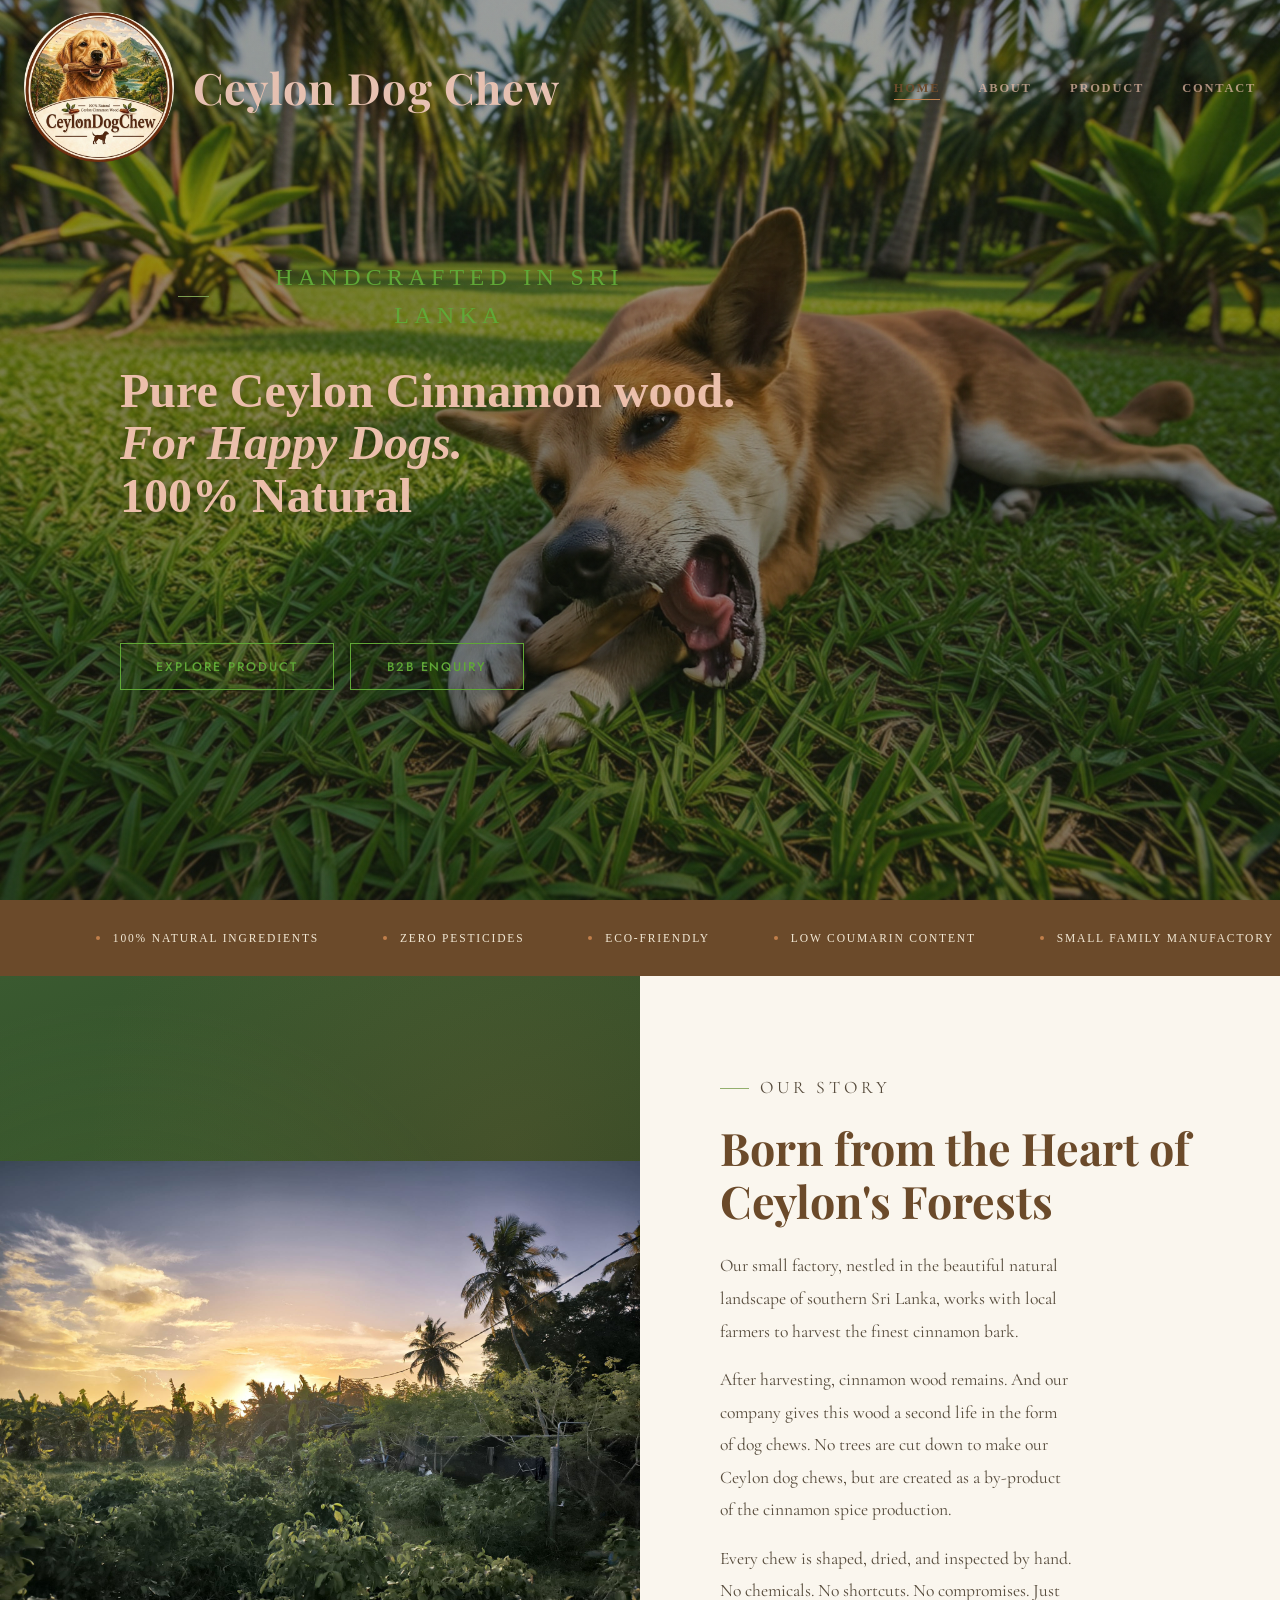
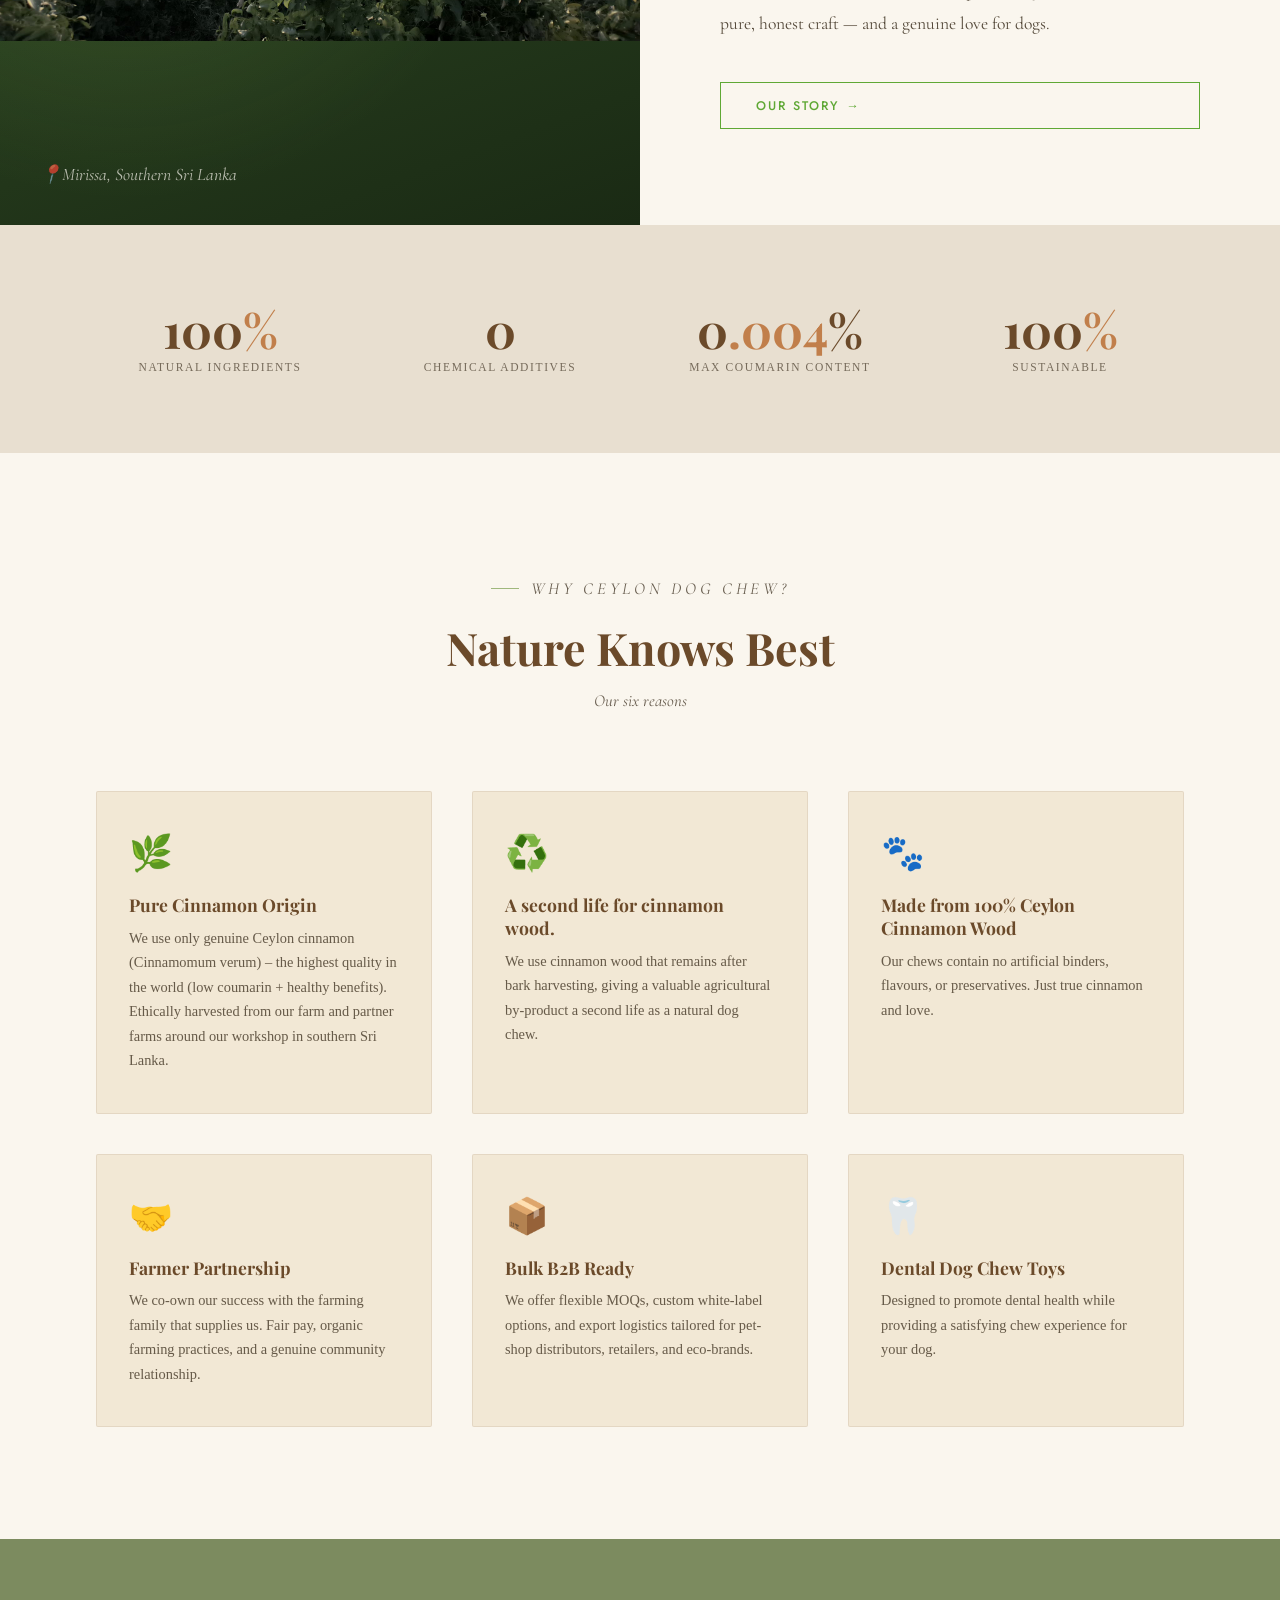
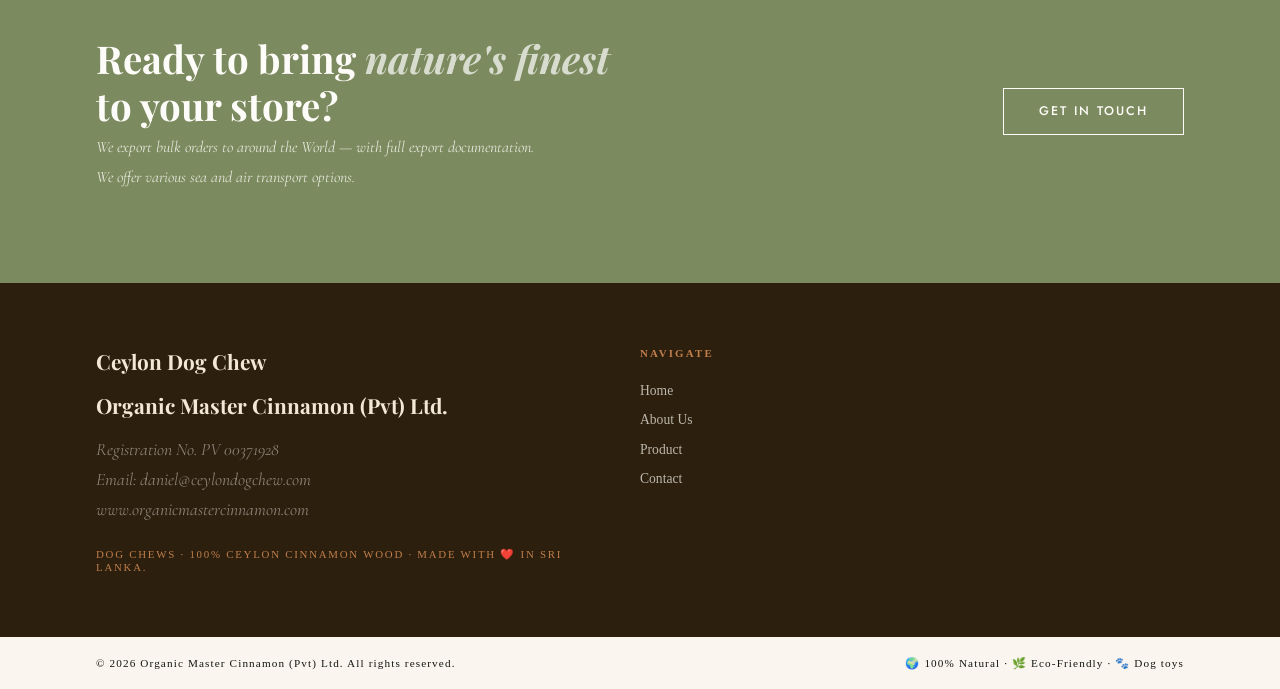
<file: index.html>
<!DOCTYPE html>
<html lang="en">
<head>
  <meta charset="UTF-8" />
  <meta name="viewport" content="width=device-width, initial-scale=1.0"/>
  <title>Ceylon Dog Chew — 100% Natural Ceylon Cinnamon Wood (Cinnamomum verum), Dog toys - Made in Sri Lanka.</title>
  <link rel="preconnect" href="https://fonts.googleapis.com">
  <link rel="icon" type="image/x-icon" href="/assets/dog_white_icon_96.png">
  <link rel="preconnect" href="https://fonts.gstatic.com" crossorigin>
  <link href="https://fonts.googleapis.com/css2?family=Playfair+Display:ital,wght@0,400;0,700;1,400&family=Jost:wght@300;400;500&family=Cormorant+Garamond:ital,wght@0,300;0,600;1,300&display=swap" rel="stylesheet">
  <link rel="stylesheet" href="css/styles.css">
</head>
<body>

<!-- ============================================================
     NAVIGATION
============================================================ -->
<nav id="main-nav">
  <div class="nav-logo">
    <a href="index.html" class="nav-link" data-page="home"><img src="/assets/logo-color.png" alt="Ceylon Dog Chew Logo" class="logo-img"/></a>
    <span class="leaf-icon"></span>
    <h2>Ceylon Dog Chew</h2>
  </div>
 
  <ul class="nav-links">
    <li><a href="index.html" class="nav-link" data-page="home">Home</a></li>
    <li><a href="about.html" class="nav-link" data-page="about">About</a></li>
    <li><a href="product.html" class="nav-link" data-page="product">Product</a></li>
    <li><a href="contact.html" class="nav-link" data-page="contact">Contact</a></li>
  </ul>
  <div class="nav-burger" id="burger">
    <span></span><span></span><span></span>
  </div>
</nav>

<!-- Mobile menu -->
<div class="mobile-menu" id="mobile-menu">
  <a href="index.html" class="nav-link" data-page="home">Home</a>
  <a href="about.html" class="nav-link" data-page="about">About</a>
  <a href="product.html" class="nav-link" data-page="product">Product</a>
  <a href="contact.html" class="nav-link" data-page="contact">Contact</a>
</div>
 
<div class="page active" id="home">

  <!-- Hero -->
  <section class="home-hero">
    <div class="hero-content">
      <p class="hero-eyebrow">Handcrafted in Sri Lanka</p>
      <h1>Pure Ceylon Cinnamon wood.<br><em>For Happy Dogs.</em><br>100% Natural</h1>
     <!-- <p class="hero-desc">A little piece of Ceylon for your best friend. Natural cinnamon wood (Cinnamomum verum), carefully made by hand in southern Sri Lanka.</p> -->
    
      <div class="hero-ctas">
        <a href="product.html" class="btn btn-bark nav-link" data-page="product"><span>Explore Product</span></a>
        <a href="contact.html" class="btn btn-bark nav-link" data-page="contact"><span>B2B Enquiry</span></a>
      
      </div>
      <!-- 
      <div class="hero-badges">
        <div class="hero-badge"><span class="icon">♻️</span> Zero Waste</div>
        <div class="hero-badge"><span class="icon">🌿</span> 100% Natural</div>
        <div class="hero-badge"><span class="icon">🐾</span> Dog-Safe</div>
        <div class="hero-badge"><span class="icon">🌍</span> Eco-Friendly</div>
      </div>  --> 
    </div>
  </section>

  <!-- Values ticker -->
  <div class="values-strip">
    <div class="values-strip-inner" id="ticker">
      <div class="value-item"><span class="dot"></span>100% Natural Ingredients</div>
      <div class="value-item"><span class="dot"></span>Zero Pesticides</div>
      <div class="value-item"><span class="dot"></span>Eco-Friendly</div>
      <div class="value-item"><span class="dot"></span>Low coumarin content</div>
      <div class="value-item"><span class="dot"></span>Small Family Manufactory</div>
      <div class="value-item"><span class="dot"></span>Sri Lanka Origin</div>
      <div class="value-item"><span class="dot"></span>Zero Waste Production</div>
      <div class="value-item"><span class="dot"></span>Export documentation</div>
      <div class="value-item"><span class="dot"></span>B2B Wholesale</div>
      <div class="value-item"><span class="dot"></span>Dental benefit</div>
      <!-- duplicate for seamless loop -->
      <div class="value-item"><span class="dot"></span>100% Natural Ingredients</div>
      <div class="value-item"><span class="dot"></span>Zero Pesticides</div>
      <div class="value-item"><span class="dot"></span>Eco-Friendly</div>
      <div class="value-item"><span class="dot"></span>Low coumarin content</div>
      <div class="value-item"><span class="dot"></span>Small Family Manufactory</div>
      <div class="value-item"><span class="dot"></span>Sri Lanka Origin</div>
      <div class="value-item"><span class="dot"></span>Zero Waste Production</div>
      <div class="value-item"><span class="dot"></span>Export documentation</div>
      <div class="value-item"><span class="dot"></span>B2B Wholesale</div>
    </div>
  </div>

  <!-- Story teaser -->
  <section class="story">
    <div class="story-image">
      <div class="story-image-pattern"></div>
      <div class="story-image-deco">
        <img src="assets/sunset_manufactory.jpeg" alt="Sunset over the manufactory in Mirissa, Sri Lanka">
      <!-- <span class="story-leaf-big">🌿</span> -->
      </div>
      <div class="story-location">📍Mirissa, Southern Sri Lanka</div>
    </div>
    <div class="story-content">
      <p class="section-label">Our Story</p>
      <h2>Born from the Heart of Ceylon's Forests</h2>
      <p>Our small factory, nestled in the beautiful natural landscape of southern Sri Lanka, works with local farmers to harvest the finest cinnamon bark.</p>
      <p>After harvesting, cinnamon wood remains. And our company gives this wood a second life in the form of dog chews. No trees are cut down to make our Ceylon dog chews, but are created as a by-product of the cinnamon spice production.</p>
      <p>Every chew is shaped, dried, and inspected by hand. No chemicals. No shortcuts. No compromises. Just pure, honest craft — and a genuine love for dogs.</p>
      <a href="about.html" class="btn btn-bark nav-link" data-page="about"><span>Our Story →</span></a>
    </div>
  </section>

  <!-- Numbers -->
  <div class="numbers">
    <div class="number-item reveal">
      <div class="number-val">100<span>%</span></div>
      <div class="number-label">Natural Ingredients</div>
    </div>
    <div class="number-item reveal reveal-delay-1">
      <div class="number-val">0</div>
      <div class="number-label">Chemical Additives</div>
    </div>
    <div class="number-item reveal reveal-delay-2">
      <div class="number-val">0<span>.004</span>%</div>
      <div class="number-label">Max Coumarin Content</div>
    </div>
    <div class="number-item reveal reveal-delay-3">
      <div class="number-val">100<span>%</span></div>
      <div class="number-label">Sustainable</div>
    </div>
  </div>

  <!-- Product Features -->
  <section class="product-preview">
    <div class="product-preview-header reveal">
      <p class="section-label" style="justify-content:center">Why Ceylon Dog Chew?</p>
      <h2>Nature Knows Best</h2>
      <p>Our six reasons</p>
    </div>
    <div class="features-grid">
      <div class="feature-card reveal">
        <div class="feature-icon">🌿</div>
        <div class="feature-title">Pure Cinnamon Origin</div>
        <div class="feature-text">We use only genuine Ceylon cinnamon (Cinnamomum verum) – the highest quality in the world (low coumarin + healthy benefits). Ethically harvested from our farm and partner farms around our workshop in southern Sri Lanka.</div>
      </div>
      <div class="feature-card reveal reveal-delay-1">
        <div class="feature-icon">♻️</div>
        <div class="feature-title">A second life for cinnamon wood.</div>
        <div class="feature-text">We use cinnamon wood that remains after bark harvesting, giving a valuable agricultural by-product a second life as a natural dog chew.</div>
      </div>
      <div class="feature-card reveal reveal-delay-2">
        <div class="feature-icon">🐾</div>
        <div class="feature-title">Made from 100% Ceylon Cinnamon Wood</div>
        <div class="feature-text">Our chews contain no artificial binders, flavours, or preservatives. Just true cinnamon and love.</div>
      </div>
      <div class="feature-card reveal">
        <div class="feature-icon">🤝</div>
        <div class="feature-title">Farmer Partnership</div>
        <div class="feature-text">We co-own our success with the farming family that supplies us. Fair pay, organic farming practices, and a genuine community relationship.</div>
      </div>
      <div class="feature-card reveal reveal-delay-1">
        <div class="feature-icon">📦</div>
        <div class="feature-title">Bulk B2B Ready</div>
        <div class="feature-text">We offer flexible MOQs, custom white-label options, and export logistics tailored for pet-shop distributors, retailers, and eco-brands.</div>
      </div>
      <div class="feature-card reveal reveal-delay-2">
        <div class="feature-icon">🦷</div>
        <div class="feature-title">Dental Dog Chew Toys</div>
        <div class="feature-text">Designed to promote dental health while providing a satisfying chew experience for your dog.</div>
      </div>
    </div>
  </section>

  <!-- CTA Banner --> 
  <div class="cta-banner">
    <div>
      <h2>Ready to bring <em>nature's finest</em><br>to your store?</h2>
      <p>We export bulk orders to around the World — with full export documentation. </p>
      <p>We offer various sea and air transport options.</p>
    </div>

    <a href="contact.html" class="btn btn-white nav-link" data-page="contact"><span>Get in Touch</span></a>
  </div>

<!-- ============================================================
     FOOTER
============================================================ -->
<footer>
  <div class="footer-brand">
    <div class="footer-logo">Ceylon Dog Chew</div>
    <div class="footer-logo">Organic Master Cinnamon (Pvt) Ltd.</div>
    <div class="footer-tagline">Registration No. PV 00371928<br> Email: <a href="mailto:daniel@ceylondogchew.com" style="color:inherit; " onmouseover="this.style.color='#e0d8c2';" onmouseout="this.style.color='inherit';">daniel@ceylondogchew.com</a><br>
    <a href="https://www.organicmastercinnamon.com" style="color:inherit; " onmouseover="this.style.color='#e0d8c2';" onmouseout="this.style.color='inherit';"  target="_blank">www.organicmastercinnamon.com</a>
  </div>
  <div class="footer-origin">Dog Chews · 100% Ceylon Cinnamon Wood · Made with ❤️ in Sri Lanka. </div>
  </div> 
  <div class="footer-col">
    <h4>Navigate</h4>
    <ul>
      <li><a href="index.html" class="nav-link" data-page="home">Home</a></li>
      <li><a href="about.html" class="nav-link" data-page="about">About Us</a></li>
      <li><a href="product.html" class="nav-link" data-page="product">Product</a></li>
      <li><a href="contact.html" class="nav-link" data-page="contact">Contact</a></li>
    </ul>
  </div>
   
  <!--
  <div class="footer-col">
    <h4>Export Documentation</h4>
    <ul>
      <li><a href="#" class="nav-link" data-page="contact">Phytosanitary certificate</a></li>
      <li><a href="" class="nav-link" data-page="contact">Certificate of Origin - COO</a></li>
      <li><a href="" class="nav-link" data-page="contact">SGS Laboratory Report</a></li>
      <li><a href="" class="nav-link" data-page="contact">Certificate of Analysis - COA</a></li>
    </ul>
  </div>     -->

</footer>
<div class="footer-bottom">
  <span>© 2026 Organic Master Cinnamon (Pvt) Ltd. All rights reserved. </span>
  <span>🌍 100% Natural · 🌿 Eco-Friendly · 🐾 Dog toys</span>
</div>

  <!-- JS -->
  <script src="js/main.js"></script>

</body>
</html>
</file>
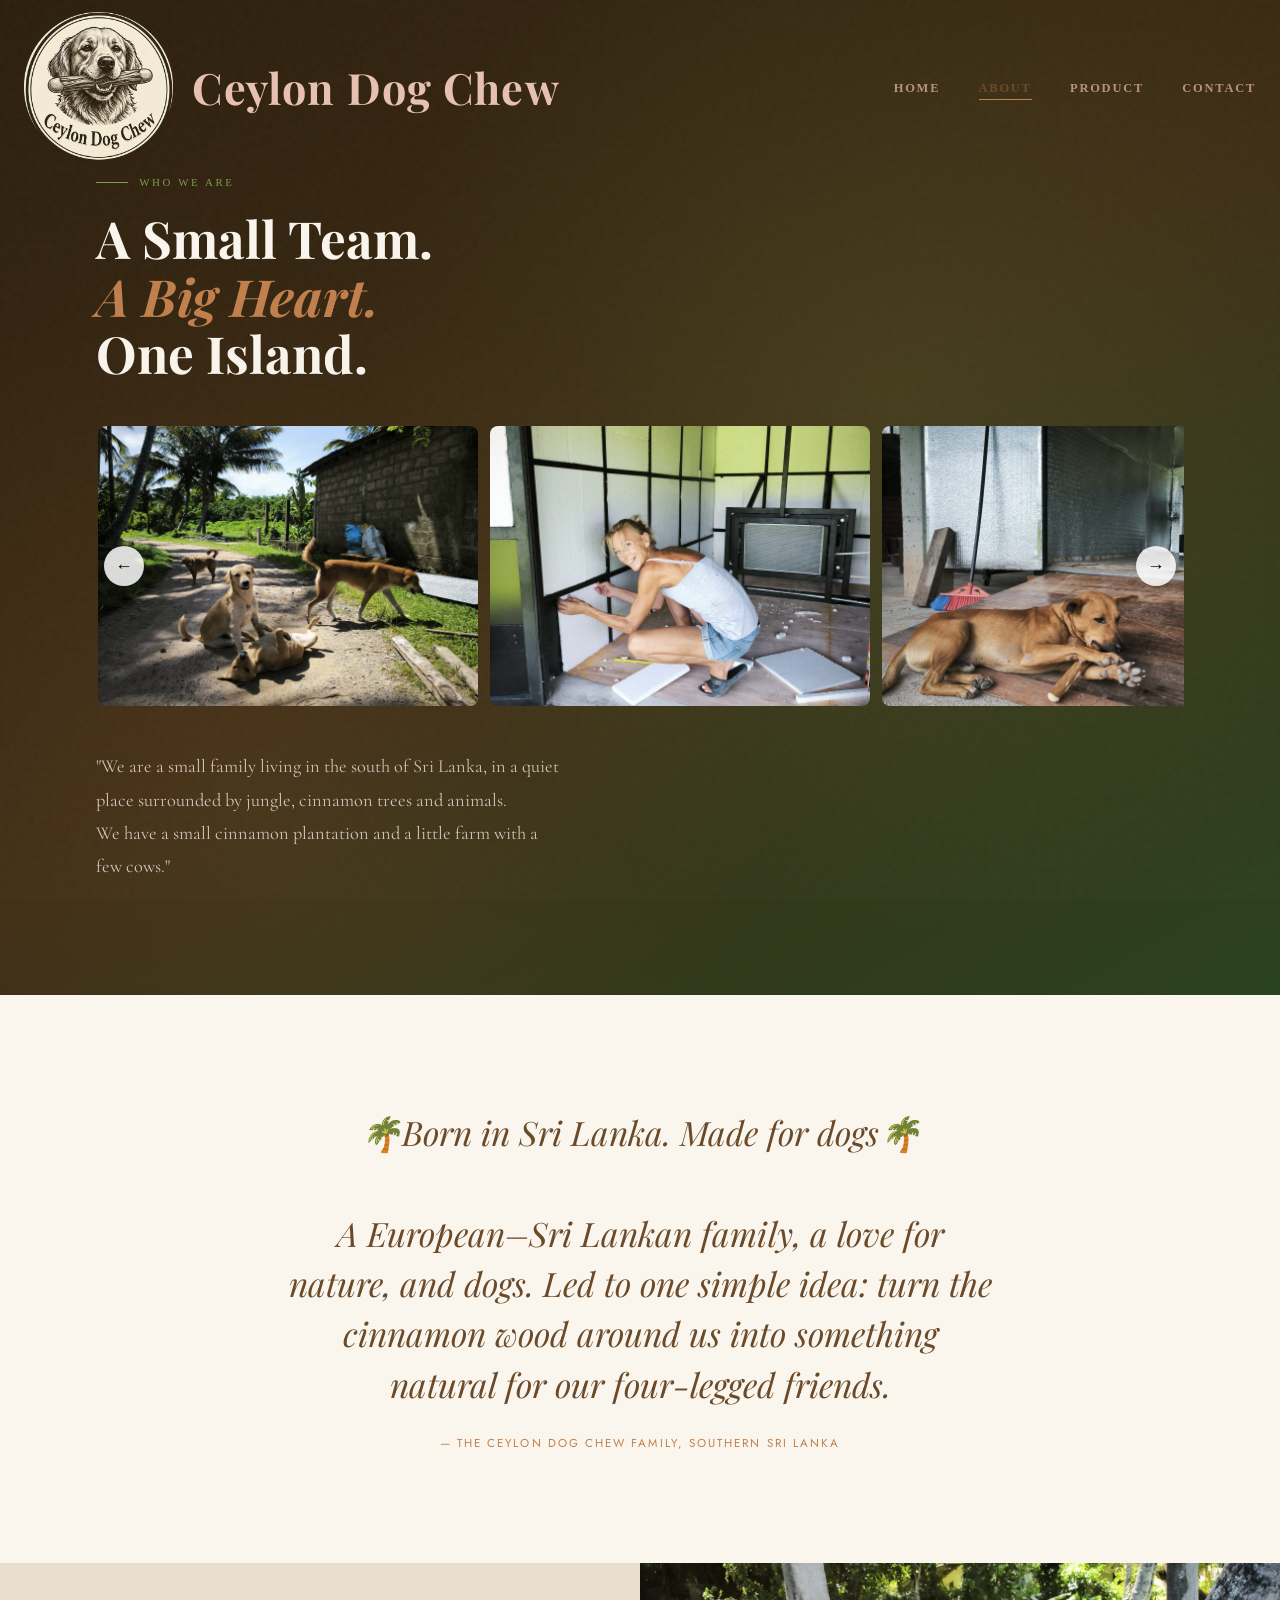
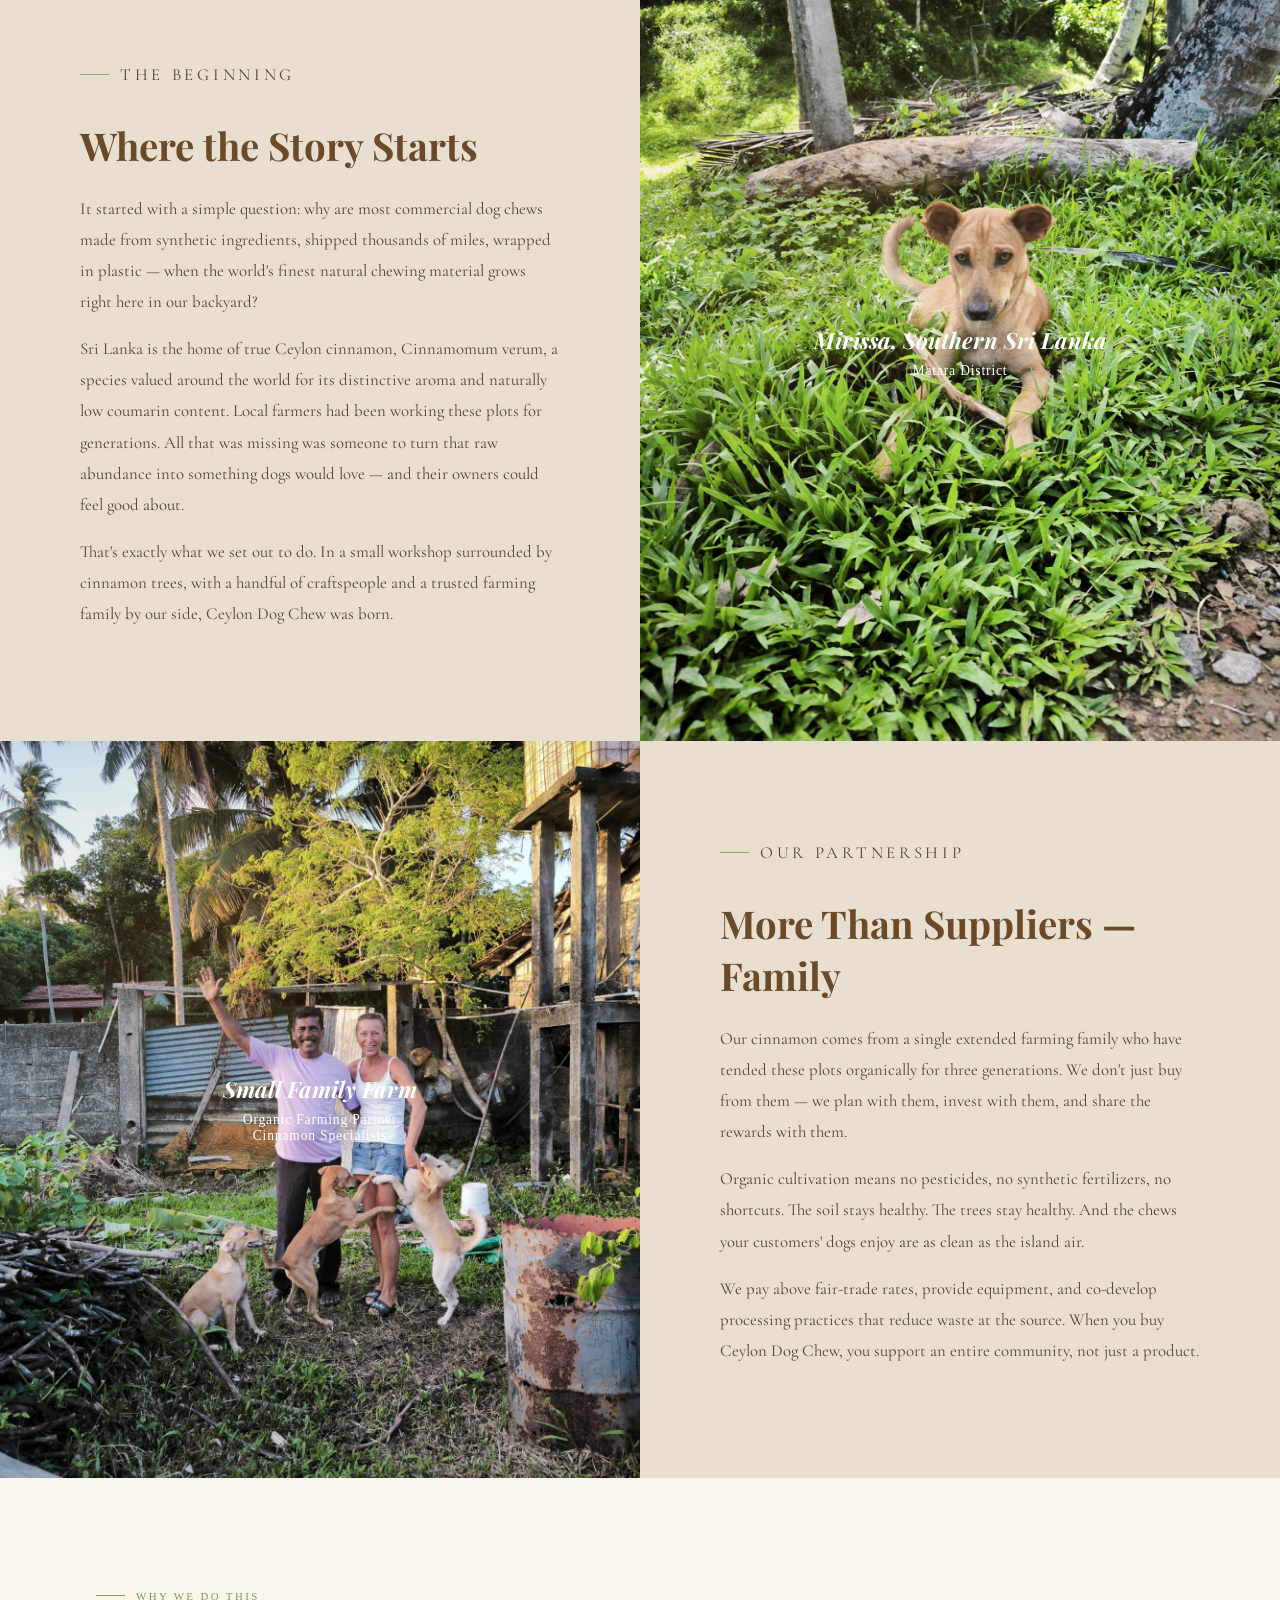
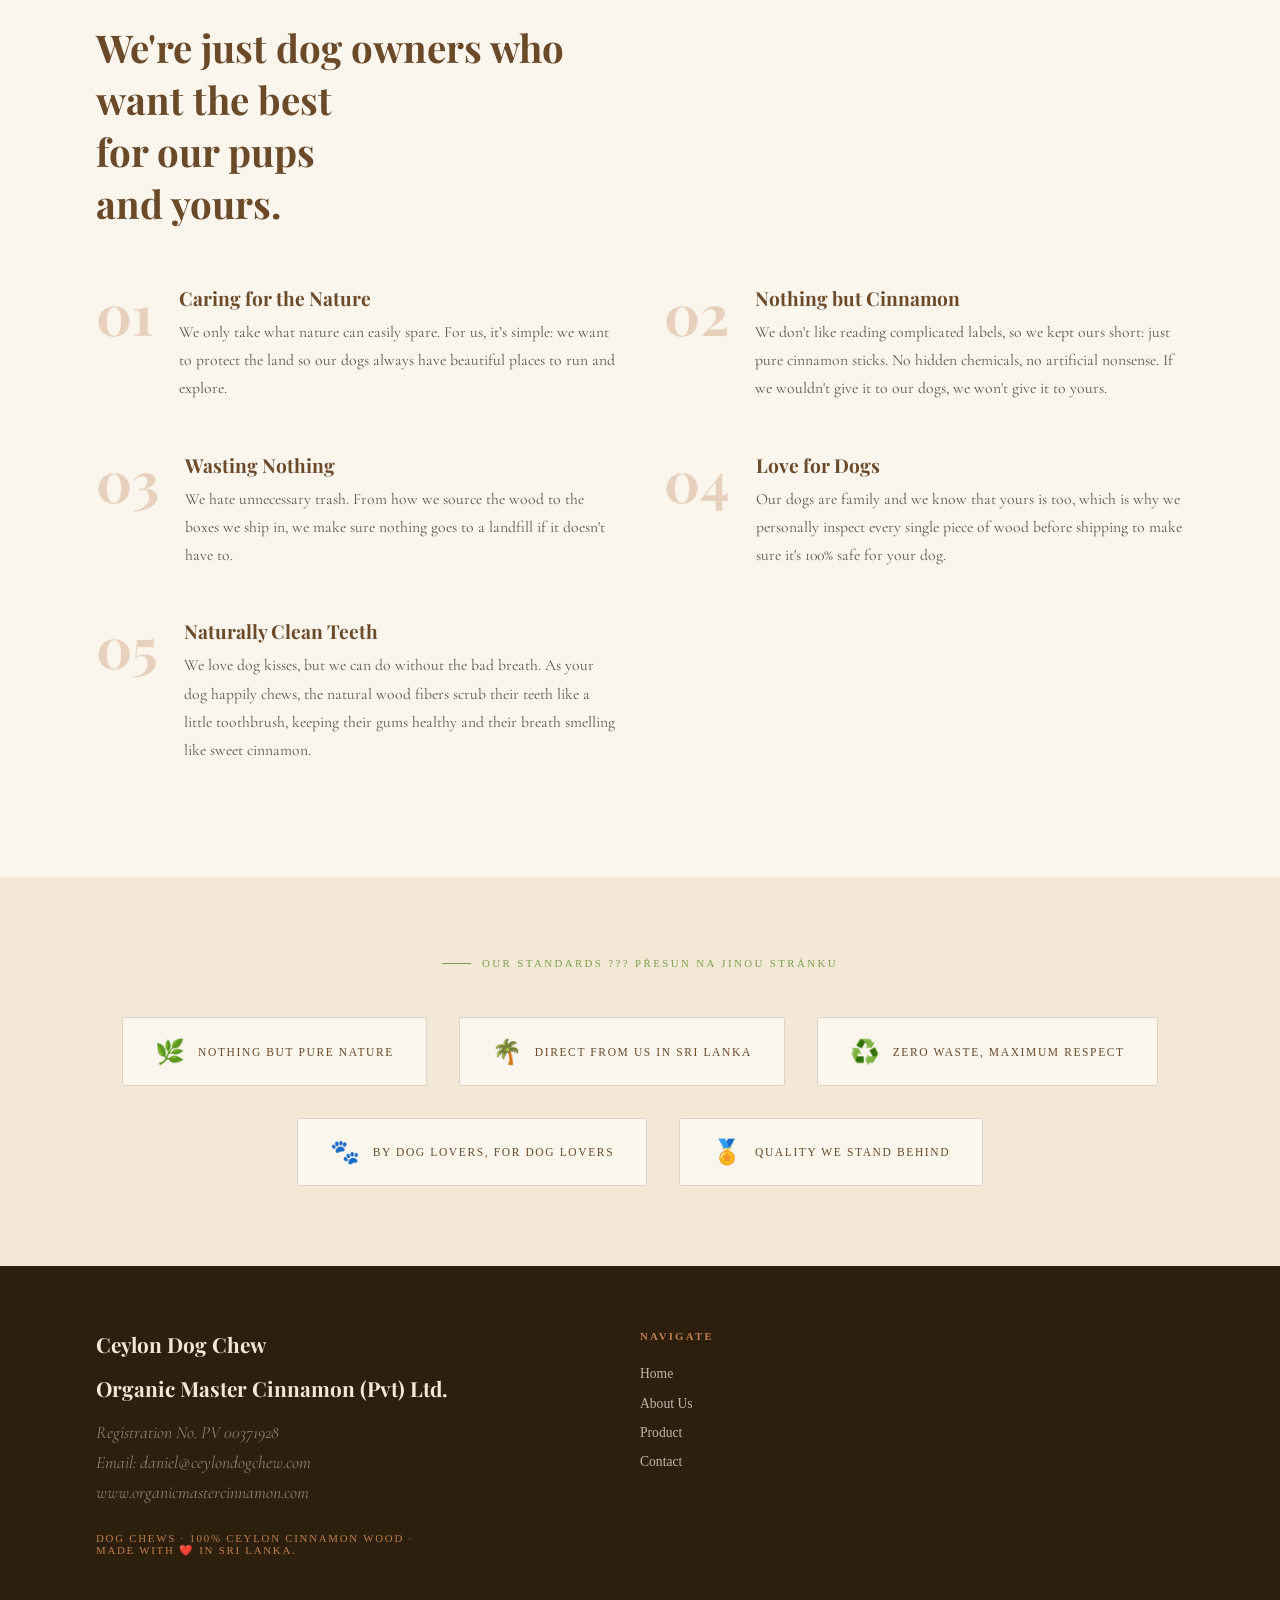
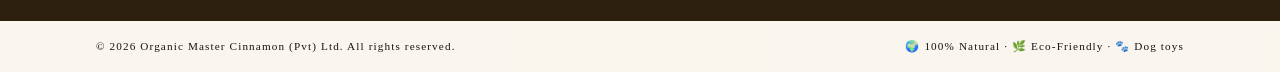
<file: about.html>
<!DOCTYPE html>
<html lang="en">
<head>
  <meta charset="UTF-8" />
  <meta name="viewport" content="width=device-width, initial-scale=1.0"/>
  <title>Ceylon Dog Chew — 100% Natural Ceylon Cinnamon Wood (Cinnamomum verum), Dog toys - Made in Sri Lanka.</title>
  <link rel="preconnect" href="https://fonts.googleapis.com">
  <link rel="icon" type="image/x-icon" href="/assets/dog_white_icon_96.png">
  <link rel="preconnect" href="https://fonts.gstatic.com" crossorigin>
  <link href="https://fonts.googleapis.com/css2?family=Playfair+Display:ital,wght@0,400;0,700;1,400&family=Jost:wght@300;400;500&family=Cormorant+Garamond:ital,wght@0,300;0,600;1,300&display=swap" rel="stylesheet">
  <link rel="stylesheet" href="css/styles.css">
</head>
<body>

<!-- ============================================================
     NAVIGATION
============================================================ -->
<nav id="main-nav">
  <div class="nav-logo">
    <a href="index.html" class="nav-link" data-page="home"><img src="/assets/logo_small.png" alt="Ceylon Dog Chew Logo" class="logo-img"/></a>
    <span class="leaf-icon"></span>
    <h2>Ceylon Dog Chew</h2>
  </div>
  <ul class="nav-links">
    <li><a href="index.html" class="nav-link" data-page="home">Home</a></li>
    <li><a href="about.html" class="nav-link" data-page="about">About</a></li>
    <li><a href="product.html" class="nav-link" data-page="product">Product</a></li>
    <li><a href="contact.html" class="nav-link" data-page="contact">Contact</a></li>
  </ul>
  <div class="nav-burger" id="burger">
    <span></span><span></span><span></span>
  </div>
</nav>

<!-- Mobile menu -->
<div class="mobile-menu" id="mobile-menu">
  <a href="index.html" class="nav-link" data-page="home">Home</a>
  <a href="about.html" class="nav-link" data-page="about">About</a>
  <a href="product.html" class="nav-link" data-page="product">Product</a>
  <a href="contact.html" class="nav-link" data-page="contact">Contact</a>
</div>

<!-- ============================================================
     ABOUT
============================================================ -->
<div class="page active" id="about">

  <section class="about-hero">
  <div class="about-hero-bg"></div>
  <p class="about-hero-label">Who We Are</p>
  <h1>A Small Team.<br><em>A Big Heart.</em><br>One Island.</h1>

  <!-- Photo strip / carousel -->
  <div class="about-photo-strip">
    <button class="strip-btn strip-prev" aria-label="Previous">&#8592;</button>
    <div class="strip-track">
      <img src="/assets/dogs_road_play.jpeg" alt="Dog playing on the road" class="strip-img">
      <img src="/assets/Marcelka_drying_room.jpeg" alt="Marcela working in the drying room" class="strip-img">
      <img src="/assets/roco+stick.jpeg" alt="Dog with a cinnamon stick" class="strip-img">
      <img src="/assets/daniel_drying_room.jpeg" alt="Daniel cleaning the drying room" class="strip-img">
      <img src="/assets/dog_marcelka.jpeg" alt="Dog on the road with a lady" class="strip-img">
      <img src="/assets/drying_rack.jpeg" alt="Cinnamon drying rack" class="strip-img">
      <img src="/assets/krava.jpeg" alt="cow in our place" class="strip-img">
      <img src="/assets/meggie1.jpeg" alt="Dogs sleeping in the shade" class="strip-img">
      <img src="/assets/dogs_sleeping2.jpeg" alt="Dog chewing a cinnamon stick" class="strip-img">
    </div>
    <button class="strip-btn strip-next" aria-label="Next">&#8594;</button>
  </div>

  <p class="about-hero-sub">"We are a small family living in the south of Sri Lanka, in a quiet place surrounded by jungle, cinnamon trees and animals. </br>We have a small cinnamon plantation and a little farm with a few cows."</p>
  </section>

  <!-- Manifesto -->
  <div class="manifesto">
    <blockquote>
      <p>🌴Born in Sri Lanka. Made for dogs🌴</p>
      <br>
      <p>A European–Sri Lankan family, a love for nature, and dogs. Led to one simple idea:
         turn the cinnamon wood around us into something natural for our four-legged friends.</p>
    </blockquote>
    <cite>— The Ceylon Dog Chew Family, Southern Sri Lanka</cite>
  </div>

  <!-- Story -->
  <section class="about-story">
    <div class="about-story-content reveal">
      <p class="section-label">The Beginning</p>
      <h2>Where the Story Starts</h2>
      <p>It started with a simple question: why are most commercial dog chews made from synthetic ingredients, shipped thousands of miles, wrapped in plastic — when the world's finest natural chewing material grows right here in our backyard?</p>
      <p>Sri Lanka is the home of true Ceylon cinnamon, Cinnamomum verum, a species valued around the world for its distinctive aroma and naturally low coumarin content. Local farmers had been working these plots for generations. All that was missing was someone to turn that raw abundance into something dogs would love — and their owners could feel good about.</p>
      <p>That's exactly what we set out to do. In a small workshop surrounded by cinnamon trees, with a handful of craftspeople and a trusted farming family by our side, Ceylon Dog Chew was born.</p>
    </div>
    <div class="about-visual" style="background: url('/assets/roco2.jpeg') no-repeat center center; background-size: cover;">
      <div class="about-visual-pattern"></div>
      <div class="about-visual-inner">
        <div class="big-leaf"></div>
        <h3>Mirissa, Southern Sri Lanka</h3>
        <p>Matara District</p>
      </div>
    </div>
  </section>

  <!-- Second story block -->
  <section class="about-story" style="direction:rtl">
    <div class="about-story-content reveal" style="direction:ltr">
      <p class="section-label">Our Partnership</p>
      <h2>More Than Suppliers — Family</h2>
      <p>Our cinnamon comes from a single extended farming family who have tended these plots organically for three generations. We don't just buy from them — we plan with them, invest with them, and share the rewards with them.</p>
      <p>Organic cultivation means no pesticides, no synthetic fertilizers, no shortcuts. The soil stays healthy. The trees stay healthy. And the chews your customers' dogs enjoy are as clean as the island air.</p>
      <p>We pay above fair-trade rates, provide equipment, and co-develop processing practices that reduce waste at the source. When you buy Ceylon Dog Chew, you support an entire community, not just a product.</p>
      
    </div>
    <!--<div class="about-visual" style="background:linear-gradient(135deg,#6b4a2a 0%,#3d2b14 100%);direction:ltr"> -->
      <div class="about-visual" style="background: url('/assets/master_marcelka.jpeg') no-repeat center center; background-size: cover;direction:ltr">
      <div class="about-visual-pattern"></div>
      <div class="about-visual-inner">
        <div class="big-leaf"></div>
        <h3>Small Family Farm</h3>
        <p>Organic Farming Partner<br>Cinnamon Specialists</p>
      </div>
    </div>
  </section>

  <!-- Values -->
  <section class="about-values">
    <p class="section-label reveal">Why We Do This</p>
    <h2 class="reveal">We're just dog owners who want the best<br>for our pups<br>and yours.</h2>
    <div class="values-grid">
      <div class="value-card reveal">
        <div class="value-num">01</div>
        <div class="value-card-content">
          <h3>Caring for the Nature</h3>
          <p>We only take what nature can easily spare. For us, it’s simple: we want to protect the land so our dogs always have beautiful places to run and explore.</p>
        </div>
      </div>
      <div class="value-card reveal reveal-delay-1">
        <div class="value-num">02</div>
        <div class="value-card-content">
          <h3>Nothing but Cinnamon</h3>
          <p>We don't like reading complicated labels, so we kept ours short: just pure cinnamon sticks. No hidden chemicals, no artificial nonsense. If we wouldn't give it to our dogs, we won't give it to yours.</p>
        </div>
      </div>
      <div class="value-card reveal reveal-delay-2">
        <div class="value-num">03</div>
        <div class="value-card-content">
          <h3>Wasting Nothing</h3>
          <p>We hate unnecessary trash. From how we source the wood to the boxes we ship in, we make sure nothing goes to a landfill if it doesn't have to.</p>
        </div>
      </div>
      <div class="value-card reveal reveal-delay-3">
        <div class="value-num">04</div>
        <div class="value-card-content">
          <h3>Love for Dogs</h3>
          <p>Our dogs are family and we know that yours is too, which is why we personally inspect every single piece of wood before shipping to make sure it's 100% safe for your dog.</p>
        </div>
      </div>
      <div class="value-card reveal reveal-delay-3">
        <div class="value-num">05</div>
        <div class="value-card-content">
          <h3>Naturally Clean Teeth</h3>
          <p>We love dog kisses, but we can do without the bad breath. As your dog happily chews, the natural wood fibers scrub their teeth like a little toothbrush, keeping their gums healthy and their breath smelling like sweet cinnamon.</p>
        </div>
      </div>
    </div>
  </section>

  <!-- Certifications -->
  <div class="certifications reveal">
    <p class="section-label" style="justify-content:center">Our Standards ??? přesun na jinou stránku</p>
    <h2></h2>
    <div class="cert-badges"> 
      <div class="cert-badge"><span class="cbig">🌿</span>Nothing But Pure Nature</div>
      <div class="cert-badge"><span class="cbig">🌴</span>Direct From Us in Sri Lanka</div>
      <div class="cert-badge"><span class="cbig">♻️</span>Zero Waste, Maximum Respect</div>
      <div class="cert-badge"><span class="cbig">🐾</span>By Dog Lovers, For Dog Lovers</div>
      <div class="cert-badge"><span class="cbig">🏅</span>Quality We Stand Behind</div>
     <!-- <div class="cert-badge"><span class="cbig">🐾</span> Pet-Safe Verified</div>-->
    </div>
  </div>

</div><!-- /about -->

<!-- ============================================================
     FOOTER
============================================================ -->
<footer>
  <div class="footer-brand">
    <div class="footer-logo">Ceylon Dog Chew </div>
    <div class="footer-logo">Organic Master Cinnamon (Pvt) Ltd. </div>
    <div class="footer-tagline">Registration No. PV 00371928</br> Email: <a href="mailto:daniel@ceylondogchew.com" style="color:inherit; " onmouseover="this.style.color='#e0d8c2';" onmouseout="this.style.color='inherit';">daniel@ceylondogchew.com</a><br>
      <a href="https://www.organicmastercinnamon.com" style="color:inherit; " onmouseover="this.style.color='#e0d8c2';" onmouseout="this.style.color='inherit';"  target="_blank">www.organicmastercinnamon.com</a>
    </div>
    <div class="footer-origin">Dog Chews · 100% Ceylon Cinnamon Wood ·</br> Made with ❤️ in Sri Lanka. </div>
  </div>
  <div class="footer-col">
    <h4>Navigate</h4>
    <ul>
      <li><a href="index.html" class="nav-link" data-page="home">Home</a></li>
      <li><a href="about.html" class="nav-link" data-page="about">About Us</a></li>
      <li><a href="product.html" class="nav-link" data-page="product">Product</a></li>
      <li><a href="contact.html" class="nav-link" data-page="contact">Contact</a></li>
    </ul>
  </div>
  <!--
  <div class="footer-col">
    <h4>Export Documentation</h4>
    <ul>
      <li><a href="#" class="nav-link" data-page="contact">Phytosanitary certificate</a></li>
      <li><a href="" class="nav-link" data-page="contact">Certificate of Origin - COO</a></li>
      <li><a href="" class="nav-link" data-page="contact">SGS Laboratory Report</a></li>
      <li><a href="" class="nav-link" data-page="contact">Certificate of Analysis - COA</a></li>
    </ul>
  </div> -->

</footer>
<div class="footer-bottom">
  <span>© 2026 Organic Master Cinnamon (Pvt) Ltd. All rights reserved. </span>
  <span>🌍 100% Natural · 🌿 Eco-Friendly · 🐾 Dog toys</span>
</div>

  <!-- JS -->
  <script src="js/main.js"></script>

</body>
</html>
</file>
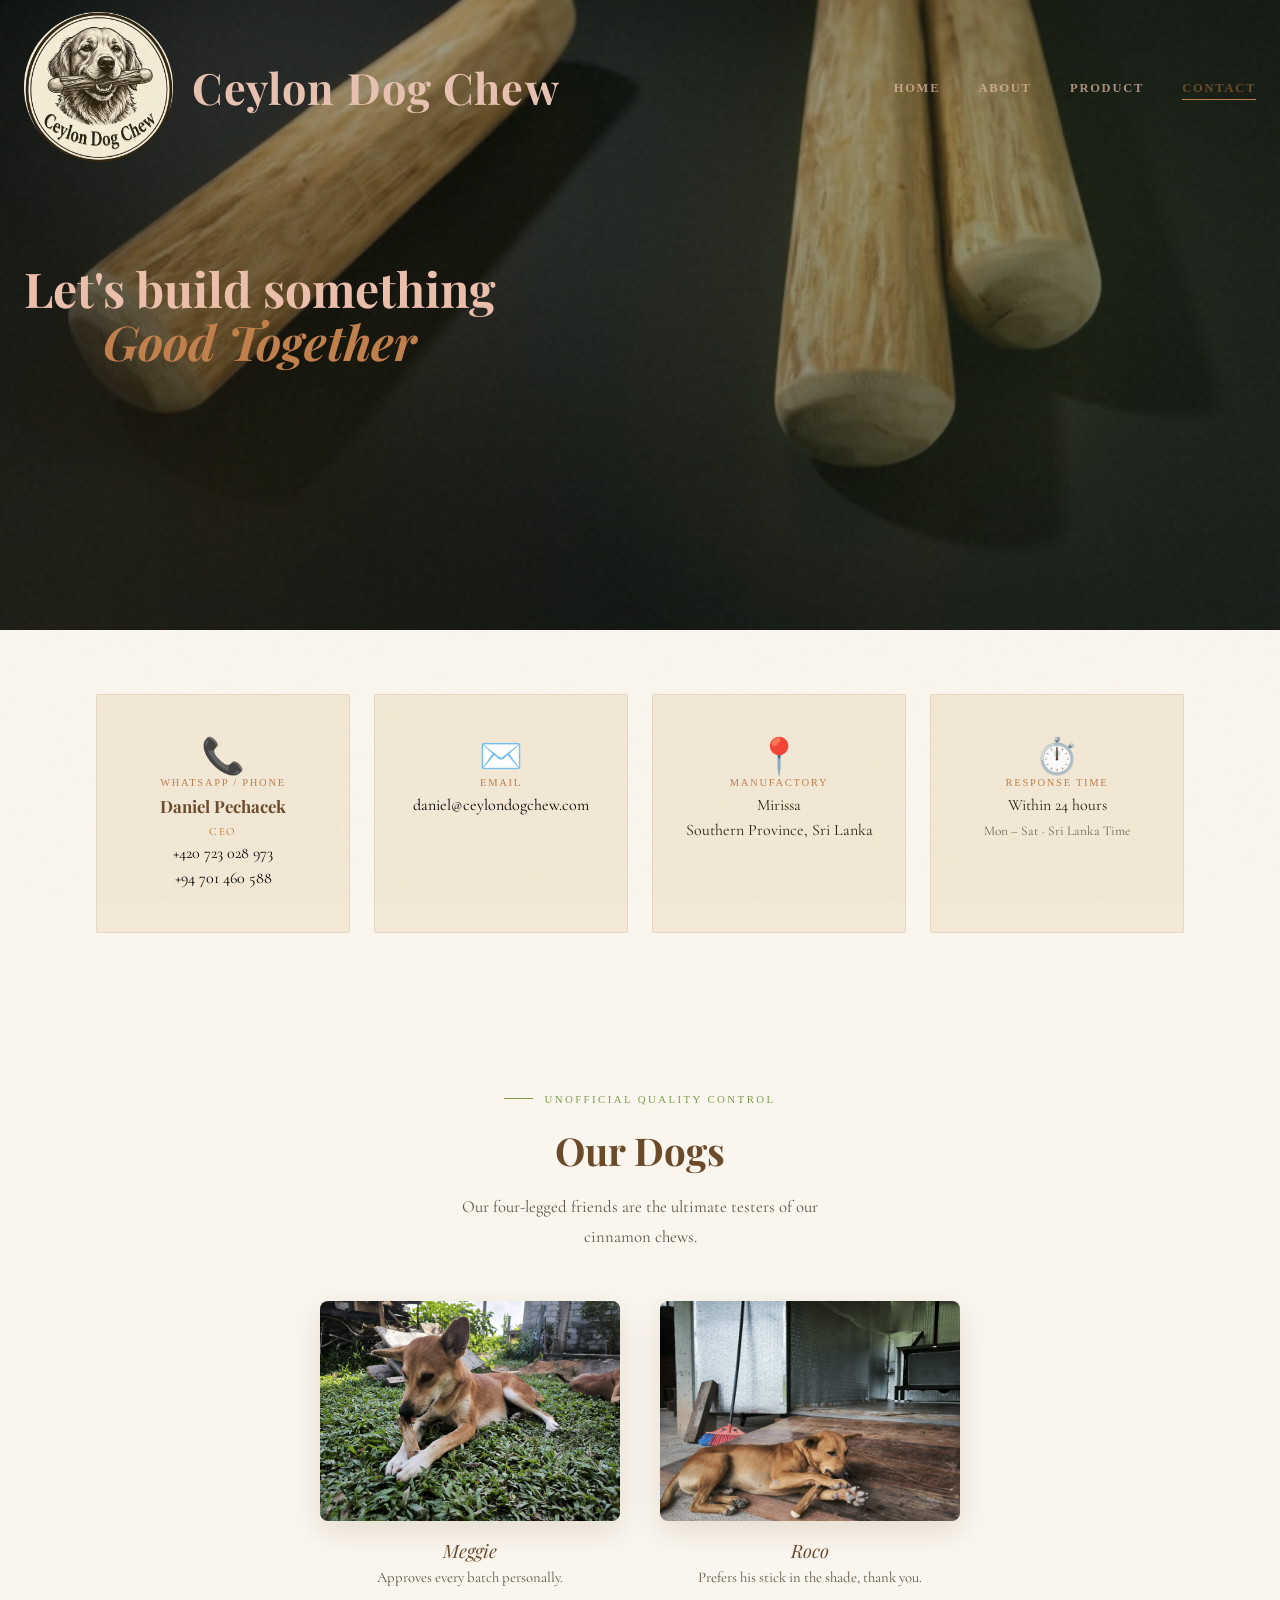
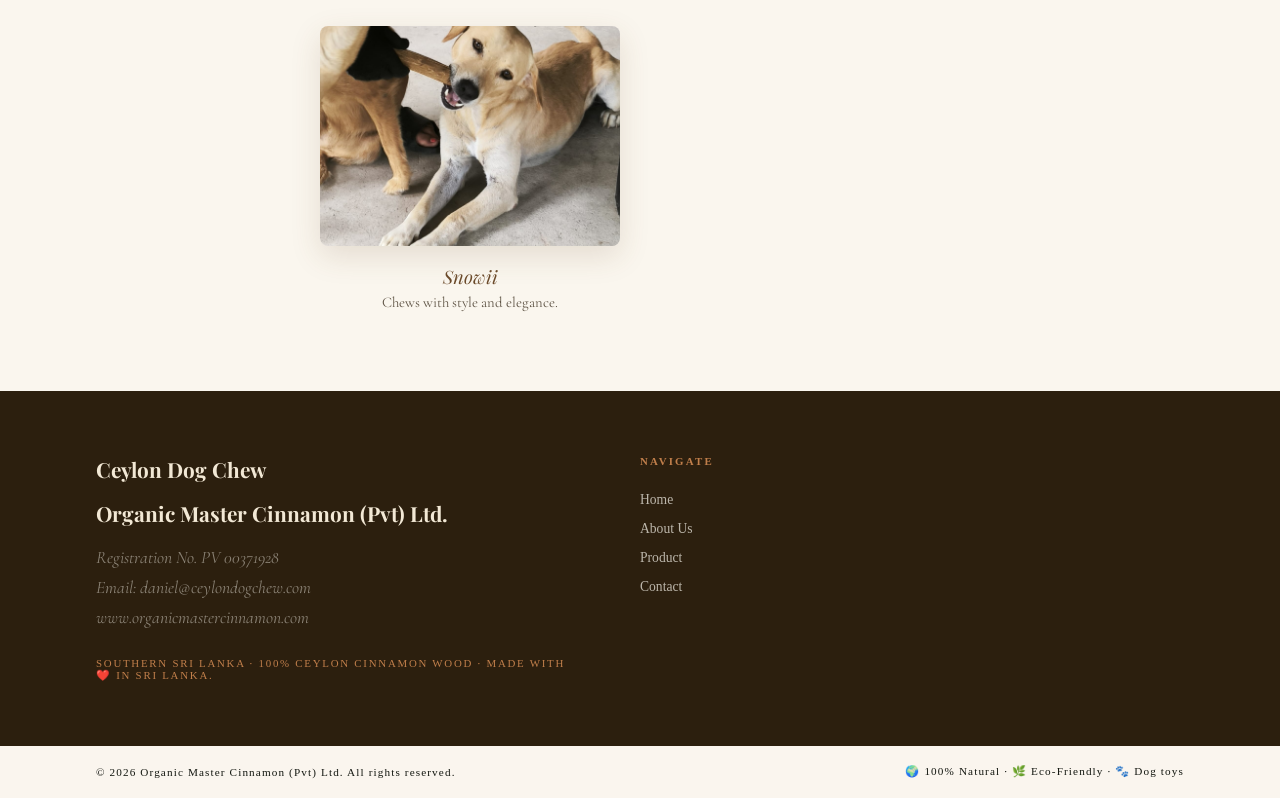
<file: contact.html>
<!DOCTYPE html>
<html lang="en">
<head>
  <meta charset="UTF-8" />
  <meta name="viewport" content="width=device-width, initial-scale=1.0"/>
  <title>Ceylon Dog Chew — 100% Natural Ceylon Cinnamon Wood (Cinnamomum verum), Dog toys - Made in Sri Lanka.</title>
  <link rel="preconnect" href="https://fonts.googleapis.com">
  <link rel="icon" type="image/x-icon" href="/assets/dog_white_icon_96.png">
  <link rel="preconnect" href="https://fonts.gstatic.com" crossorigin>
  <link href="https://fonts.googleapis.com/css2?family=Playfair+Display:ital,wght@0,400;0,700;1,400&family=Jost:wght@300;400;500&family=Cormorant+Garamond:ital,wght@0,300;0,600;1,300&display=swap" rel="stylesheet">
  <link rel="stylesheet" href="css/styles.css">
</head>
<body>

<!-- ============================================================
     NAVIGATION
============================================================ -->
<nav id="main-nav">
  <div class="nav-logo">
    <a href="index.html" class="nav-link" data-page="home"><img src="/assets/logo_small.png" alt="Ceylon Dog Chew Logo" class="logo-img"/></a>
    <span class="leaf-icon"></span>
    <h2>Ceylon Dog Chew</h2> 
  </div>
  <ul class="nav-links">
    <li><a href="index.html" class="nav-link" data-page="home">Home</a></li>
    <li><a href="about.html" class="nav-link" data-page="about">About</a></li>
    <li><a href="product.html" class="nav-link" data-page="product">Product</a></li>
    <li><a href="contact.html" class="nav-link" data-page="contact">Contact</a></li>
  </ul>
  <div class="nav-burger" id="burger">
    <span></span><span></span><span></span>
  </div>
</nav>

<!-- Mobile menu -->
<div class="mobile-menu" id="mobile-menu">
  <a href="index.html" class="nav-link" data-page="home">Home</a>
  <a href="about.html" class="nav-link" data-page="about">About</a>
  <a href="product.html" class="nav-link" data-page="product">Product</a>
  <a href="contact.html" class="nav-link" data-page="contact">Contact</a>
</div>

<!-- ============================================================
     CONTACT
============================================================ -->
<div class="page active" id="contact">

  <section class="contact-hero">
    <div class="contact-hero-bg"></div>
  <!-- <p class="about-hero-label">Get in Touch</p> --> 

    <h1>Let's build something<br><em>Good Together</em></h1>
    <!--
      <p>You are a distributor, a reseller or simply curious - we will be happy to advise and inform you about our product.</p>
    -->
  </section>

  <!-- Reach us -->
  <section class="reach-us">
    <div class="reach-us-grid">
      <div class="feature-card reach-card reveal reveal-delay-2">
        <span class="feature-icon">📞</span>
        <div class="contact-item-label">WhatsApp / Phone</div>
        <div class="contact-item-value">
          <h3 class="team-name">Daniel Pechacek</h3>
          <p class="team-role">CEO</p>
          <a href="tel:+420723028973">+420 723 028 973</a><br>
          <a href="tel:+94701460588">+94 701 460 588</a>
        </div>
      </div>
      <div class="feature-card reach-card reveal reveal-delay-1">
        <span class="feature-icon">✉️</span>
        <div class="contact-item-label">Email</div>
        <div class="contact-item-value"><a href="mailto:daniel@ceylondogchew.com">daniel@ceylondogchew.com</a></div>
      </div>
      <div class="feature-card reach-card reveal">
        <span class="feature-icon">📍</span>
        <div class="contact-item-label">Manufactory</div>
        <div class="contact-item-value">Mirissa<br>Southern Province, Sri Lanka</div>
      </div>
      <div class="feature-card reach-card reveal reveal-delay-3">
        <span class="feature-icon">⏱️</span>
        <div class="contact-item-label">Response Time</div>
        <div class="contact-item-value">Within 24 hours<br><small style="opacity:.65">Mon – Sat · Sri Lanka Time</small></div>
      </div>
    </div>
  </section>

  <!-- Our team 
  <section class="team-section">
    <p class="section-label">The People Behind It</p>
    <h2>Our Team</h2>
    <p class="section-intro">A small, hands-on team based right where the cinnamon grows.</p>
    <div class="team-grid">
      <div class="team-card reveal">
        <img src="assets/daniel_beach.jpeg" alt="Daniel Pechacek" class="team-photo">
        <h3 class="team-name">Daniel Pechacek</h3>
        <p class="team-role">CEO</p>
      </div>
      <div class="team-card reveal reveal-delay-1">
        <img src="assets/team-marcela.jpg" alt="Marcela Horakova" class="team-photo">
        <h3 class="team-name">Marcela Horakova</h3>
        <p class="team-role">CFO</p>
      </div>
      <div class="team-card reveal reveal-delay-2">
        <img src="assets/team-master.jpg" alt="Dananjaya Abeywarnana" class="team-photo">
        <h3 class="team-name">Dananjaya Abeywarnana</h3>
        <p class="team-role">Production Director</p>
      </div>
    </div>
  </section> -->

  <!-- Our dogs -->
  <section class="dogs-section">
    <p class="section-label">Unofficial Quality Control</p>
    <h2>Our Dogs</h2>
    <p class="section-intro">Our four-legged friends are the ultimate testers of our cinnamon chews.</p>
    <div class="dogs-grid">
      <div class="dog-card reveal">
        <img src="assets/meggie2.jpeg" alt="Meggie chewing a cinnamon stick" class="dog-photo">
        <p class="dog-name">Meggie</p>
        <p class="dog-caption">Approves every batch personally.</p>
      </div>
      <div class="dog-card reveal reveal-delay-1">
        <img src="assets/roco+stick.jpeg" alt="Roco resting with a cinnamon stick" class="dog-photo">
        <p class="dog-name">Roco</p>
        <p class="dog-caption">Prefers his stick in the shade, thank you.</p>
      </div>
      <div class="dog-card reveal reveal-delay-2">
        <img src="assets/snowii.jpeg" alt="Snowii chewing a cinnamon stick" class="dog-photo">
        <p class="dog-name">Snowii</p>
        <p class="dog-caption">Chews with style and elegance.</p>
      </div>
    </div>
  </section>

</div><!-- /contact -->
<!-- ============================================================
     FOOTER
============================================================ -->
<footer>
  <div class="footer-brand">
    <div class="footer-logo">Ceylon Dog Chew</div>
    <div class="footer-logo">Organic Master Cinnamon (Pvt) Ltd.</div>
    <div class="footer-tagline">Registration No. PV 00371928</br> Email: <a href="mailto:daniel@ceylondogchew.com" style="color:inherit; " onmouseover="this.style.color='#e0d8c2';" onmouseout="this.style.color='inherit';">daniel@ceylondogchew.com</a><br>
      <a href="https://www.organicmastercinnamon.com" style="color:inherit; " onmouseover="this.style.color='#e0d8c2';" onmouseout="this.style.color='inherit';"  target="_blank">www.organicmastercinnamon.com</a>
    </div>
    <div class="footer-origin">Southern Sri Lanka · 100% Ceylon Cinnamon Wood · Made with ❤️ in Sri Lanka. </div>
  </div>
  <div class="footer-col">
    <h4>Navigate</h4>
    <ul>
      <li><a href="index.html" class="nav-link" data-page="home">Home</a></li>
      <li><a href="about.html" class="nav-link" data-page="about">About Us</a></li>
      <li><a href="product.html" class="nav-link" data-page="product">Product</a></li>
      <li><a href="contact.html" class="nav-link" data-page="contact">Contact</a></li>
    </ul>
  </div>
  <!--
  <div class="footer-col">
    <h4>Export Documentation</h4>
    <ul>
      <li><a href="#" class="nav-link" data-page="contact">Phytosanitary certificate</a></li>
      <li><a href="" class="nav-link" data-page="contact">Certificate of Origin - COO</a></li>
      <li><a href="" class="nav-link" data-page="contact">SGS Laboratory Report</a></li>
      <li><a href="" class="nav-link" data-page="contact">Certificate of Analysis - COA</a></li>
    </ul>
  </div> -->

</footer>
<div class="footer-bottom">
  <span>© 2026 Organic Master Cinnamon (Pvt) Ltd. All rights reserved. </span>
  <span>🌍 100% Natural · 🌿 Eco-Friendly · 🐾 Dog toys</span>
</div>

  <!-- JS -->
  <script src="js/main.js"></script>

</body>
</html>
</file>
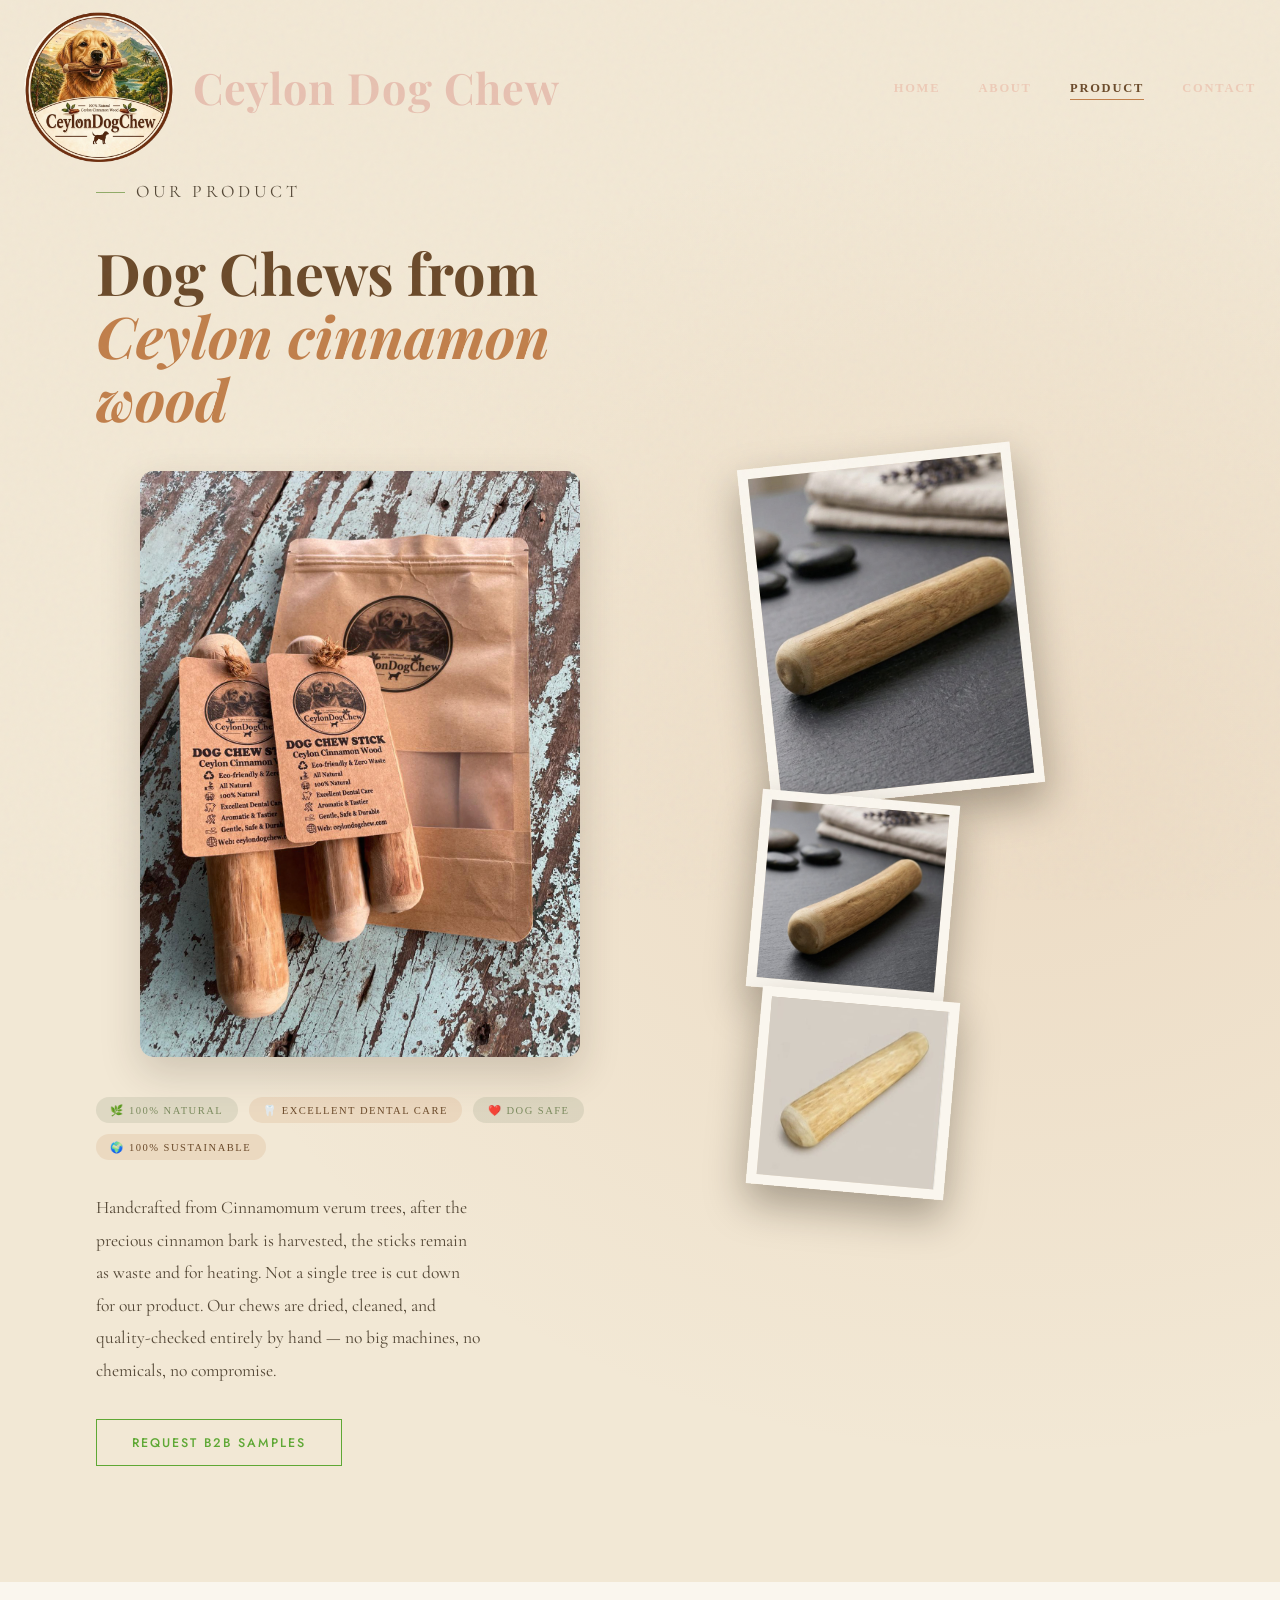
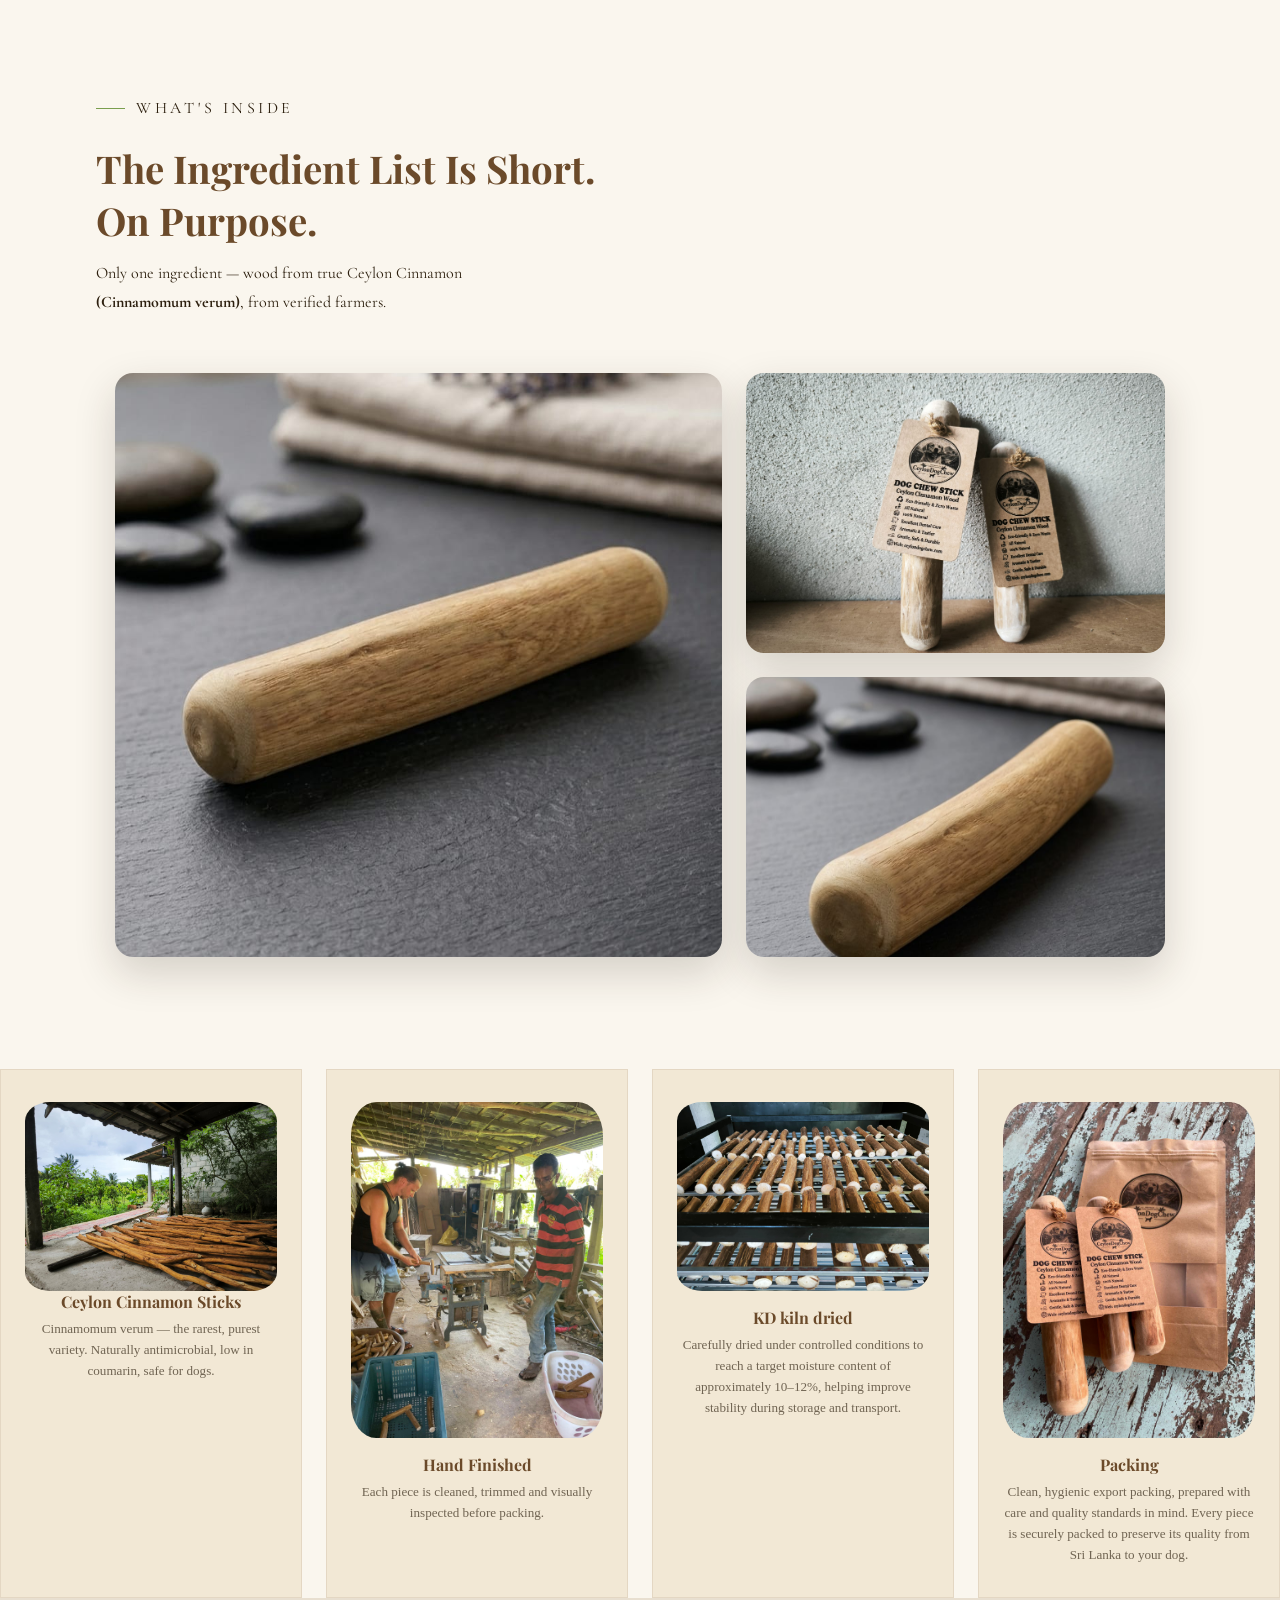
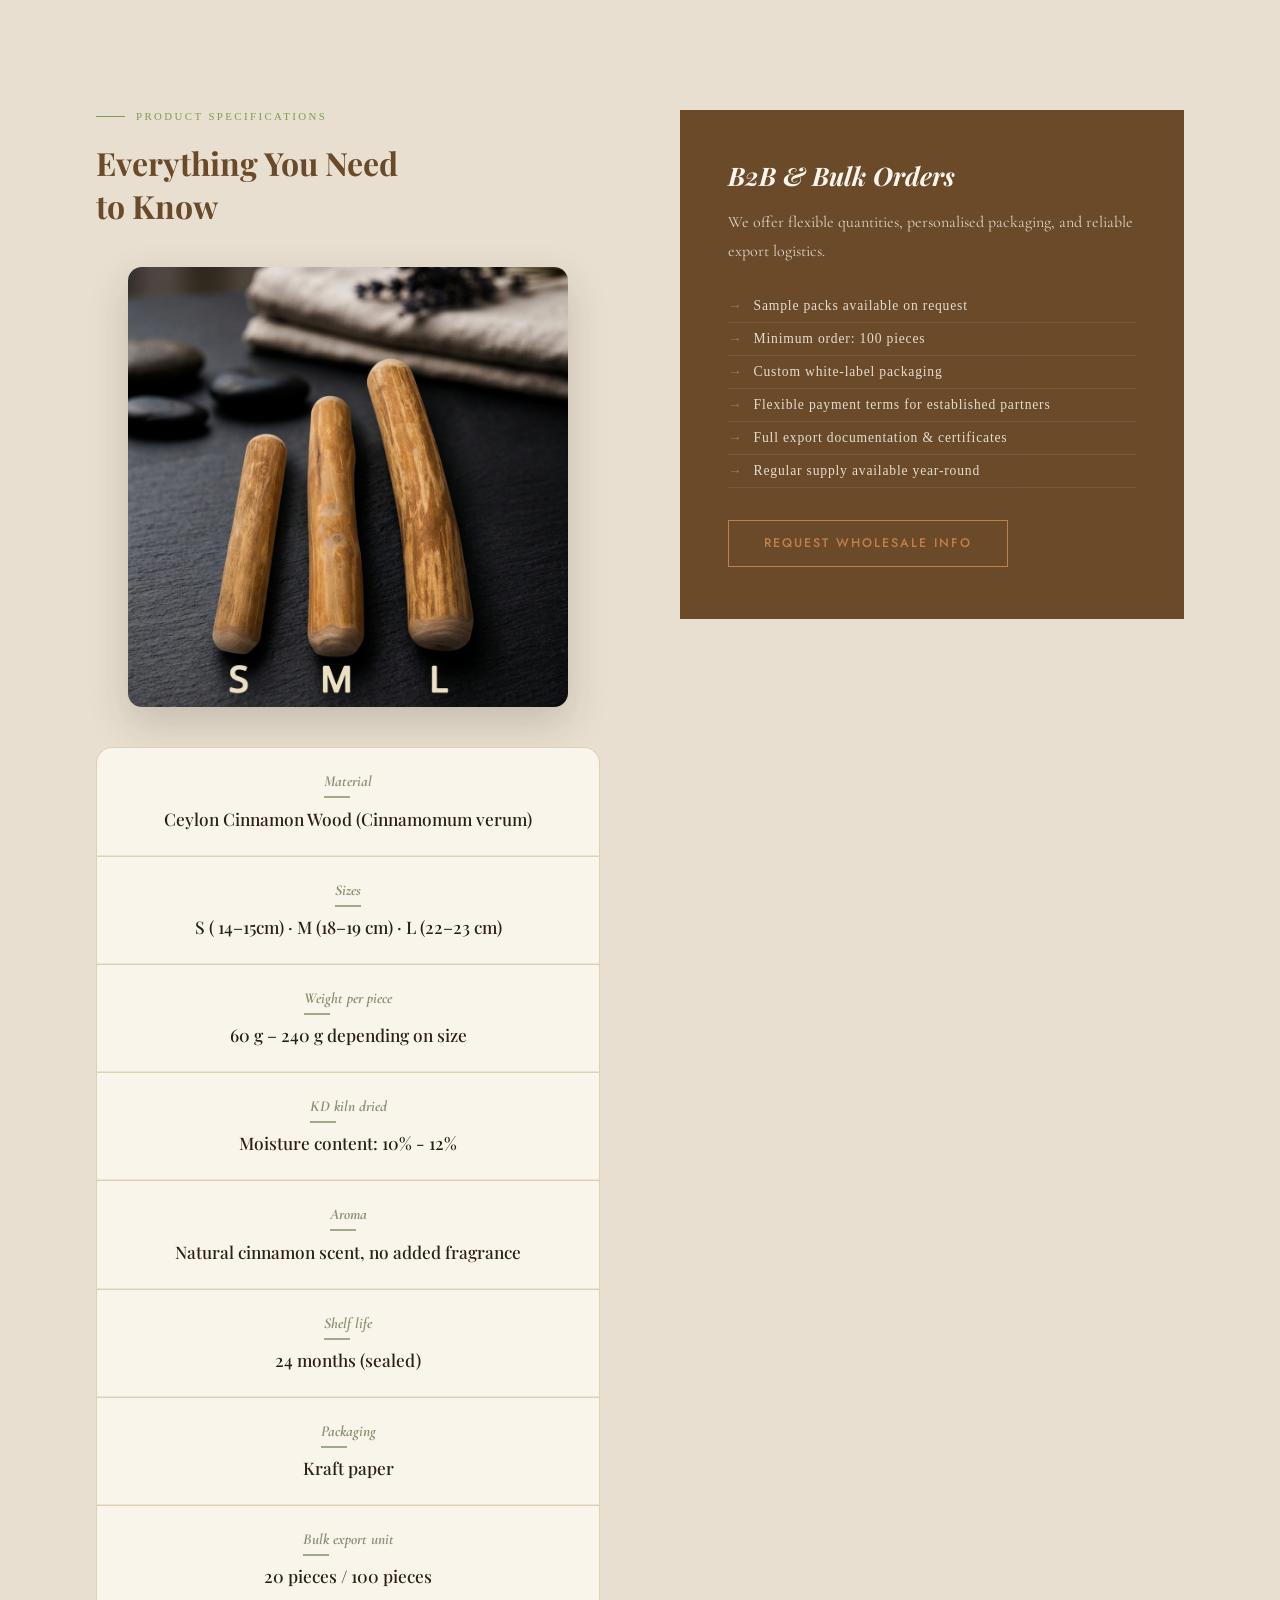
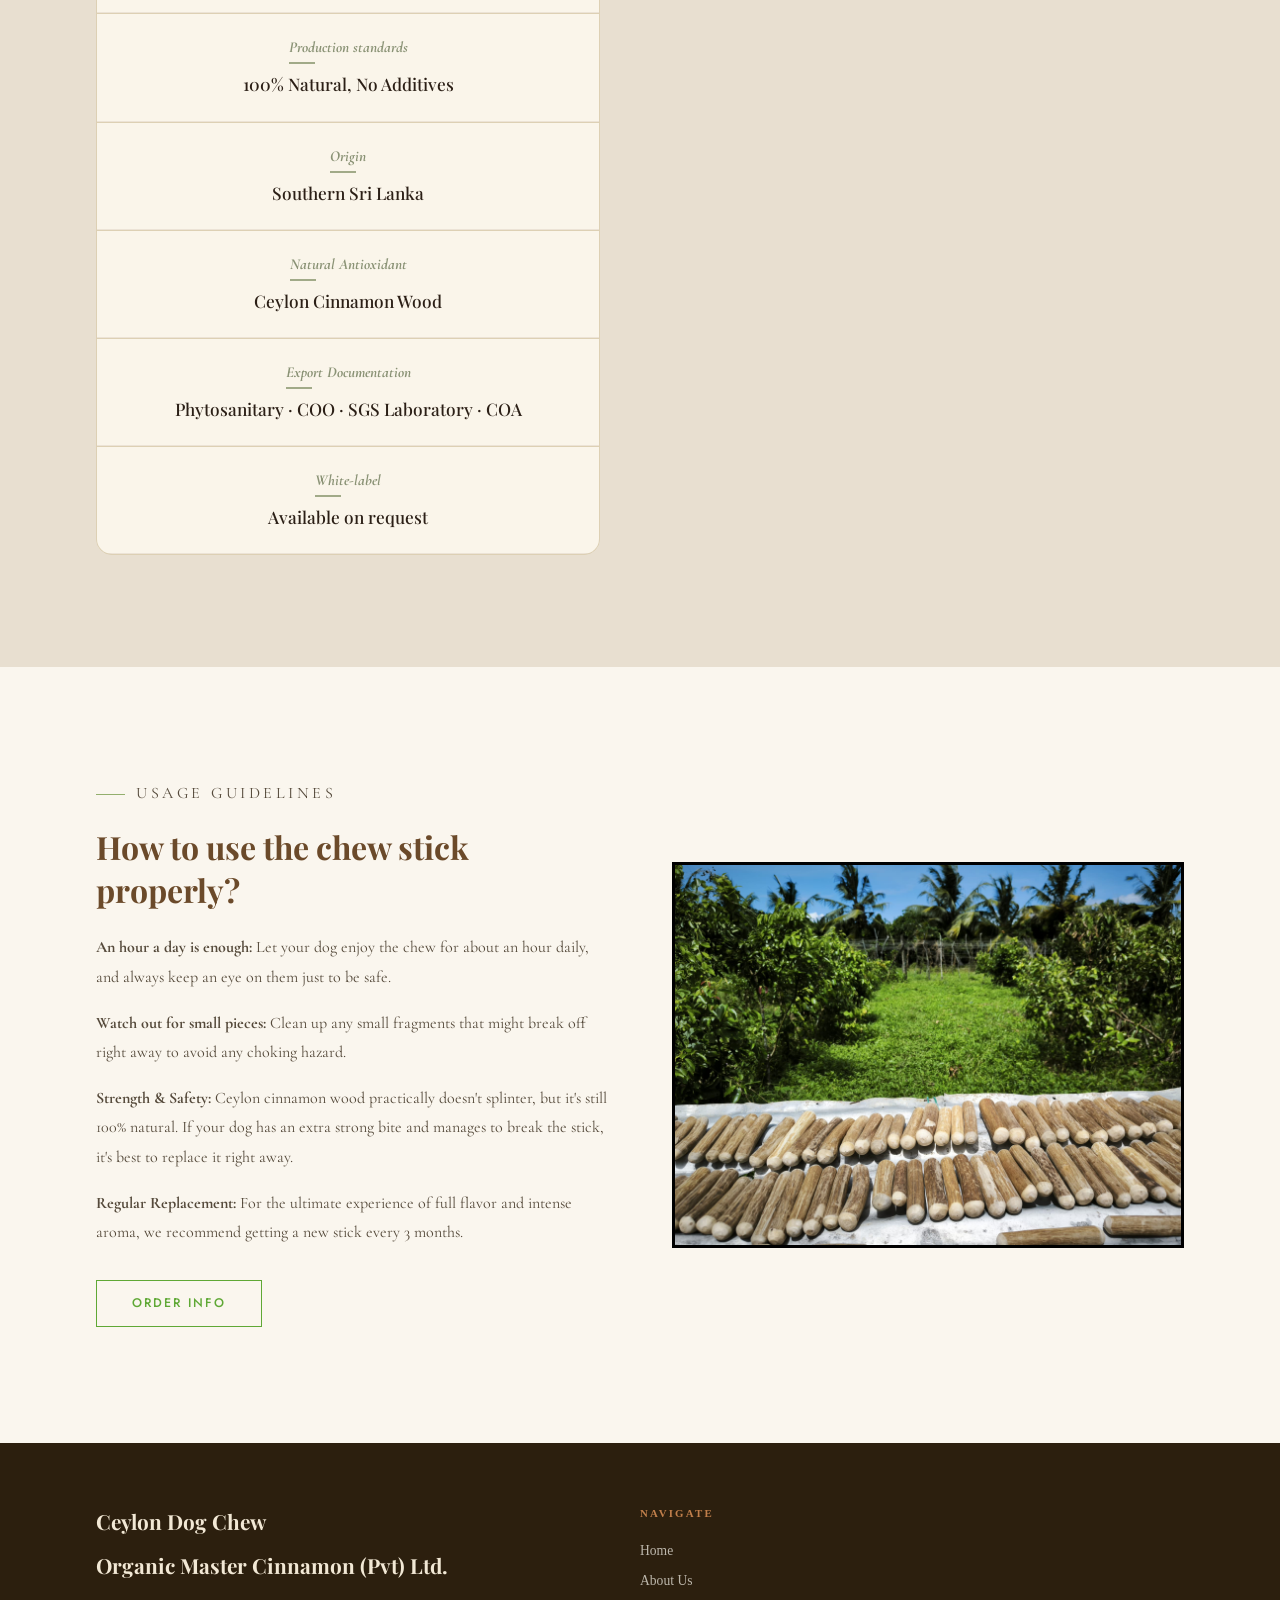
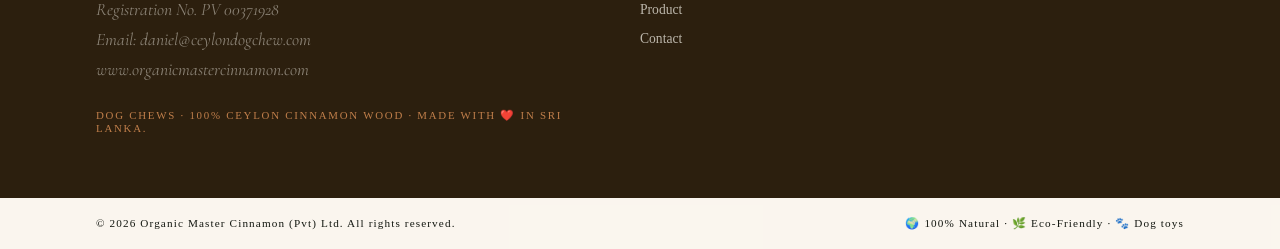
<file: product.html>
<!DOCTYPE html>
<html lang="en">
<head>
  <meta charset="UTF-8" />
  <meta name="viewport" content="width=device-width, initial-scale=1.0"/>
  <title>Ceylon Dog Chew — 100% Natural Ceylon Cinnamon Wood (Cinnamomum verum), Dog toys - Made in Sri Lanka.</title>
  <link rel="preconnect" href="https://fonts.googleapis.com">
  <link rel="icon" type="image/x-icon" href="/assets/dog_white_icon_96.png">
  <link rel="preconnect" href="https://fonts.gstatic.com" crossorigin>
  <link href="https://fonts.googleapis.com/css2?family=Playfair+Display:ital,wght@0,400;0,700;1,400&family=Jost:wght@300;400;500&family=Cormorant+Garamond:ital,wght@0,300;0,600;1,300&display=swap" rel="stylesheet">
  <link rel="stylesheet" href="css/styles.css">
</head>
<body>

<!-- ============================================================
     NAVIGATION
============================================================ -->
<nav id="main-nav">
  <div class="nav-logo">
    <a href="index.html" class="nav-link" data-page="home"><img src="/assets/logo-color.png" alt="Ceylon Dog Chew Logo" class="logo-img"/></a>
    <span class="leaf-icon"></span>
    <h2>Ceylon Dog Chew</h2>
  </div>
  <ul class="nav-links">
    <li><a href="index.html" class="nav-link" data-page="home">Home</a></li>
    <li><a href="about.html" class="nav-link" data-page="about">About</a></li>
    <li><a href="product.html" class="nav-link" data-page="product">Product</a></li>
    <li><a href="contact.html" class="nav-link" data-page="contact">Contact</a></li>
  </ul>
  <div class="nav-burger" id="burger">
    <span></span><span></span><span></span>
  </div>
</nav>

<!-- Mobile menu -->
<div class="mobile-menu" id="mobile-menu">
  <a href="index.html" class="nav-link" data-page="home">Home</a>
  <a href="about.html" class="nav-link" data-page="about">About</a>
  <a href="product.html" class="nav-link" data-page="product">Product</a>
  <a href="contact.html" class="nav-link" data-page="contact">Contact</a>
</div>

<!-- ============================================================
     PRODUCT
============================================================ -->
<div class="page active" id="product">

  <section class="product-hero">
    <div class="product-hero-bg"></div>
    <div class="product-hero-content">
      <p class="section-label">Our Product</p>
      <h1>Dog Chews from<br><em>Ceylon cinnamon wood</em></h1>
      <img src="/assets/product+etiket_stul.jpeg" alt="Ceylon Dog Chew stick with label" class="spec-image"/>
      <div class="product-tags">
        <span class="ptag ptag-green">🌿 100% Natural</span>
        <span class="ptag ptag-clay">🦷 Excellent Dental Care</span>
        <span class="ptag ptag-green">❤️ Dog safe</span>
        <span class="ptag ptag-clay">🌍 100% Sustainable</span>
      </div>
        <p>Handcrafted from Cinnamomum verum trees, after the precious cinnamon bark is harvested, the sticks remain as waste and for heating. Not a single tree is cut down for our product. Our chews are dried, cleaned, and quality-checked entirely by hand — no big machines, no chemicals, no compromise.</p>
        <a href="contact.html" class="btn btn-bark nav-link" data-page="contact"><span>Request B2B Samples</span></a>     
      </div>
    <div class="product-visual">
      <div class="product-photos">
        <img src="/assets/product2.jpeg" alt="Close-up of the natural cinnamon wood grain" class="product-photo product-photo-main"/>
        <img src="/assets/product3.jpeg" alt="Natural cinnamon wood" class="product-photo product-photo-detail"/>
        <img src="/assets/product1.jpeg" alt="natural cinnamon wood" class="product-photo product-photo-detail"/>
      </div>
    </div>
  </section>

  <!-- Ingredients -->
 <section class="ingredients">
  <div class="ingredients-header">
    <p class="section-label reveal">What's Inside</p>
    <h2 class="reveal">
      The Ingredient List Is Short.<br>
      On Purpose.
    </h2>
    <p class="reveal ingredients-intro">
      Only one ingredient — wood from true Ceylon Cinnamon
      <strong>(Cinnamomum verum)</strong>, from verified farmers.
    </p>
    <div class="ingredients-gallery reveal">
      <img src="/assets/product2.jpeg"
           alt="Ceylon Cinnamon wood dog chews"
           class="ingredient-image ingredient-main">
      <img src="/assets/product+etiket.jpeg"
           alt="Ceylon Dog Chew sticks"
           class="ingredient-image ingredient-small">
      <img src="/assets/product3.jpeg"
           alt="Ceylon Dog Chew natural cinnamon wood"
           class="ingredient-image ingredient-small">
    </div>
  </div>
</section>
<section>
    <div class="ingredients-grid">
      <div class="ingredient-card reveal">
        <div><img src="/assets/store_sticks.jpeg" alt="Cinnamon wood" style="border-radius: 10%;"/></div>
        <div class="ingredient-name">Ceylon Cinnamon Sticks</div>
        <div class="ingredient-note">Cinnamomum verum — the rarest, purest variety. Naturally antimicrobial, low in coumarin, safe for dogs.</div>
      </div>

      <div class="ingredient-card reveal reveal-delay-1">
       <div class="ingredient-icon"><img src="/assets/work_grinding.jpeg" alt="Grinding and Hand Finished" style="border-radius: 10%;"/></div>
        <div class="ingredient-name">Hand Finished</div>
        <div class="ingredient-note">Each piece is cleaned, trimmed and visually inspected before packing.</div>
      </div> 

      <div class="ingredient-card reveal reveal-delay-2">
        <div class="ingredient-icon"><img src="/assets/drying_rack.jpeg" alt="KD kiln dried" style="border-radius: 10%;"/></div>
        <div class="ingredient-name">KD kiln dried</div>
        <div class="ingredient-note">Carefully dried under controlled conditions to reach a target moisture content of approximately 10–12%, helping improve stability during storage and transport.</div>
      </div>      

      <div class="ingredient-card reveal reveal-delay-3">
        <div class="ingredient-icon"><img src="/assets/product+etiket_stul.jpeg" alt="product packing" style="border-radius: 10%;"/></div>
        <div class="ingredient-name">Packing</div>
        <div class="ingredient-note">Clean, hygienic export packing, prepared with care and quality standards in mind. Every piece is securely packed to preserve its quality from Sri Lanka to your dog.
      </div>
    </div>
  </section>

  <!-- Specs + B2B -->
  <section class="specs">
    <div>
      <p class="section-label reveal">Product Specifications</p>
      <h2 class="reveal">Everything You Need<br>to Know</h2>
      <img src="/assets/product_SML.jpg" alt="Ceylon Dog Chew sticks S M L" class="spec-image"/>
      <div class="spec-list reveal">
        <div class="spec-row"><span class="spec-key">Material</span><span class="spec-val">Ceylon Cinnamon Wood (Cinnamomum verum)</span></div>
        <div class="spec-row"><span class="spec-key">Sizes</span><span class="spec-val">S ( 14–15cm) · M (18–19 cm) · L (22–23 cm)</span></div>
        <div class="spec-row"><span class="spec-key">Weight per piece</span><span class="spec-val">60 g – 240 g depending on size</span></div>
        <div class="spec-row"><span class="spec-key">KD kiln dried</span><span class="spec-val">Moisture content: 10% - 12%</span></div>
        <div class="spec-row"><span class="spec-key">Aroma</span><span class="spec-val">Natural cinnamon scent, no added fragrance</span></div>
        <div class="spec-row"><span class="spec-key">Shelf life</span><span class="spec-val">24 months (sealed)</span></div>
        <div class="spec-row"><span class="spec-key">Packaging</span><span class="spec-val">Kraft paper</span></div>
        <div class="spec-row"><span class="spec-key">Bulk export unit</span><span class="spec-val">20 pieces / 100 pieces</span></div>
        <div class="spec-row"><span class="spec-key">Production standards</span><span class="spec-val">100% Natural, No Additives</span></div>
        <div class="spec-row"><span class="spec-key">Origin</span><span class="spec-val">Southern Sri Lanka</span></div>
        <div class="spec-row"><span class="spec-key">Natural Antioxidant</span><span class="spec-val">Ceylon Cinnamon Wood</span></div>
        <div class="spec-row"><span class="spec-key">Export Documentation</span><span class="spec-val">Phytosanitary · COO · SGS Laboratory · COA</span></div>
        <div class="spec-row"><span class="spec-key">White-label</span><span class="spec-val">Available on request</span></div>
      </div>
    </div>
    <div>
      <div class="b2b-box reveal">
        <h3>B2B & Bulk Orders</h3>
        <p>We offer flexible quantities, personalised packaging, and reliable export logistics.</p>
        <ul class="b2b-list">
          <li>Sample packs available on request</li>
          <li>Minimum order: 100 pieces</li>
          <li>Custom white-label packaging</li>
          <li>Flexible payment terms for established partners</li>
          <li>Full export documentation & certificates</li>
          <li>Regular supply available year-round</li>
        </ul>
        <a href="contact.html" class="btn btn-clay nav-link" data-page="contact"><span>Request Wholesale Info</span></a>
      </div>
    </div>
  </section>

  <!-- Usage Guidelines -->
  <section class="packaging">
    <div class="packaging-grid">
      <div class="reveal">
        <p class="section-label">Usage Guidelines</p>
        <h2>How to use the chew stick properly?</h2>
        <p><strong>An hour a day is enough:</strong> Let your dog enjoy the chew for about an hour daily, and always keep an eye on them just to be safe.</p>
        <p><strong>Watch out for small pieces:</strong> Clean up any small fragments that might break off right away to avoid any choking hazard.</p>
        <p><strong>Strength & Safety:</strong> Ceylon cinnamon wood practically doesn't splinter, but it's still 100% natural. If your dog has an extra strong bite and manages to break the stick, it's best to replace it right away.</p>
        <p><strong>Regular Replacement:</strong> For the ultimate experience of full flavor and intense aroma, we recommend getting a new stick every 3 months.</p>
        <!--Usage Guidelines
        How to Use the Chew Stick
        Daily Use: About an hour a day is plenty for your dog to fully enjoy their chew stick — just stay nearby and keep an eye on them.
        Small Pieces: Occasionally a small fragment may break off — simply remove it right away to keep chew time safe and worry-free.
        Strength & Safety: Ceylon cinnamon wood is naturally splinter-resistant, but it's still 100% real, untreated wood, so it's not indestructible. If your dog's bite is strong enough to break the stick, replace it right away.
        Replacement: The cinnamon aroma fades naturally with use, so we recommend a fresh stick every 3 months to keep the scent — and the enjoyment — at its best.   -->
        
        <a href="contact.html" class="btn btn-bark nav-link" data-page="contact" style="margin-top:1rem"><span>Order info</span></a>
      </div>
      <div class="reveal reveal-delay-1">
        <div style="border: 3px solid black;">
        <img src="/assets/sun_dry.jpeg" alt="sun-dry cinnamon sticks" style="display: block; width: 100%;"/>
      </div>
    </div>
  </section>
</div>


<!-- ============================================================
     FOOTER
============================================================ -->
<footer>
  <div class="footer-brand">
    <div class="footer-logo">Ceylon Dog Chew</div>
    <div class="footer-logo">Organic Master Cinnamon (Pvt) Ltd.</div>
    <div class="footer-tagline">Registration No. PV 00371928</br>
      Email: <a href="mailto:daniel@ceylondogchew.com" style="color:inherit; " onmouseover="this.style.color='#e0d8c2';" onmouseout="this.style.color='inherit';">daniel@ceylondogchew.com</a><br>
      <a href="https://www.organicmastercinnamon.com" style="color:inherit; " onmouseover="this.style.color='#e0d8c2';" onmouseout="this.style.color='inherit';"  target="_blank">www.organicmastercinnamon.com</a>
    </div>
    <div class="footer-origin">Dog Chews · 100% Ceylon Cinnamon Wood · Made with ❤️ in Sri Lanka. </div>
  </div>
  <div class="footer-col">
    <h4>Navigate</h4>
    <ul>
      <li><a href="index.html" class="nav-link" data-page="home">Home</a></li>
      <li><a href="about.html" class="nav-link" data-page="about">About Us</a></li>
      <li><a href="product.html" class="nav-link" data-page="product">Product</a></li>
      <li><a href="contact.html" class="nav-link" data-page="contact">Contact</a></li>
    </ul>
  </div>
<!--
  <div class="footer-col">
    <h4>Export Documentation</h4>
    <ul>
      <li><a href="#" class="nav-link" data-page="contact">Phytosanitary certificate</a></li>
      <li><a href="" class="nav-link" data-page="contact">Certificate of Origin - COO</a></li>
      <li><a href="" class="nav-link" data-page="contact">SGS Laboratory Report</a></li>
      <li><a href="" class="nav-link" data-page="contact">Certificate of Analysis - COA</a></li>
    </ul>
  </div> -->

</footer>
<div class="footer-bottom">
  <span>© 2026 Organic Master Cinnamon (Pvt) Ltd. All rights reserved. </span>
  <span>🌍 100% Natural · 🌿 Eco-Friendly · 🐾 Dog toys</span>
</div>

  <!-- JS -->
  <script src="js/main.js"></script>

</body>
</html>
</file>
<file: css/styles.css>
/* =========================================================
   TOKENS & RESET
========================================================= */
:root {
  --sand:    #F2E8D5;
  --cream:   #FAF6EE;
  --bark:    #6B4A2A;
  --moss:    #4A6741;
  --leaf:    #7A9E4E;
  --earth:   #2C1F0E;
  --clay:    #C17F4B;
  --fog:     #E8DFD0;
  --white:   #FEFCF8;
  --sand-light: #faf5ea;
  --bark-deep: #2b1f16;
  --moss: #7c8b5f;
  --moss-deep: #5b6944;
  --line: #ddd0b4;
  
  --ff-display: 'Playfair Display', Georgia, serif;
  --ff-serif:   'Cormorant Garamond', Georgia, serif;
  --ff-body:    'Jost', sans-serif;

  --ease-smooth: cubic-bezier(.25,.46,.45,.94);
  --transition: .35s var(--ease-smooth);
}
*, *::before, *::after { box-sizing: border-box; margin: 0; padding: 0; }
html { scroll-behavior: smooth; font-size: 16px; }
body {
  background: var(--cream);
  color: var(--earth);
  overflow-x: hidden;
}
img { display: block; max-width: 100%; }
a { text-decoration: none; color: inherit; }
ul { list-style: none; }

/* =========================================================
   GRAIN OVERLAY
========================================================= */
body::before {
  content: '';
  position: fixed; inset: 0; z-index: 9999;
  pointer-events: none;
  background-image: url("data:image/svg+xml,%3Csvg viewBox='0 0 200 200' xmlns='http://www.w3.org/2000/svg'%3E%3Cfilter id='n'%3E%3CfeTurbulence type='fractalNoise' baseFrequency='0.75' numOctaves='4' stitchTiles='stitch'/%3E%3C/filter%3E%3Crect width='100%25' height='100%25' filter='url(%23n)' opacity='1'/%3E%3C/svg%3E");
  opacity: .032;
}

/* =========================================================
   NAVIGATION
========================================================= */
nav {
  position: fixed; top: 0; left: 0; right: 0; z-index: 100;
  display: flex; align-items: center; justify-content: space-between;
  padding: 1.4rem 3rem;
  transition: background var(--transition), box-shadow var(--transition);
}
nav.scrolled {
  background: rgba(250,246,238,.92);
  backdrop-filter: blur(10px);
  box-shadow: 0 1px 0 rgba(107,74,42,.12);
}
.nav-logo {
  font-family: var(--ff-display);
  font-size: 1.8rem;
  font-weight: 900;
  color: rgb(231, 193, 177);
  letter-spacing: .04em;
  display: flex; align-items: center; gap: .6rem;

}
.nav-logo .leaf-icon { font-size: 1.4rem; }
.nav-links {
  display: flex; gap: 2.4rem; align-items: center;
}
.nav-links a {
  font-size: .78rem;
  font-weight: 800;
  letter-spacing: .14em;
  text-transform: uppercase;
  color: rgb(236, 191, 171);
  opacity: .7;
  transition: opacity var(--transition), color var(--transition);
  position: relative;
}
.nav-links a::after {
  content: '';
  position: absolute; bottom: -.3rem; left: 0; right: 0; height: 1px;
  background: var(--clay);
  transform: scaleX(0); transform-origin: left;
  transition: transform var(--transition);
}
.nav-links a:hover, .nav-links a.active { opacity: 1; color: var(--bark); }
.nav-links a:hover::after, .nav-links a.active::after { transform: scaleX(1); }

/* Hamburger */
.nav-burger { display: none; flex-direction: column; gap: 5px; cursor: pointer; padding: 4px; }
.nav-burger span { width: 24px; height: 2px; background: var(--bark); border-radius: 2px; transition: var(--transition); }
.nav-burger.open span:nth-child(1) { transform: rotate(45deg) translate(5px,5px); }
.nav-burger.open span:nth-child(2) { opacity: 0; }
.nav-burger.open span:nth-child(3) { transform: rotate(-45deg) translate(5px,-5px); }

/* Mobile menu */
.mobile-menu {
  display: none; position: fixed; inset: 0; z-index: 99;
  background: var(--cream); flex-direction: column;
  align-items: center; justify-content: center; gap: 2.4rem;
}
.mobile-menu.open { display: flex; }
.mobile-menu a {
  font-family: var(--ff-display);
  font-size: 2rem; font-weight: 400;
  color: var(--bark); opacity: .85;
  transition: opacity var(--transition);
}
.mobile-menu a:hover { opacity: 1; }

/* =========================================================
   PAGE SYSTEM
========================================================= */
.page { min-height: 100vh; padding-top: 0; }
/*.page.active { display: block; } */

/* =========================================================
   BUTTONS
.btn::before {
  content: '';
  position: absolute; inset: 0;
  background: currentColor;
  transform: translateY(101%);
  transition: transform .4s var(--ease-smooth);
}
.btn span { position: relative; z-index: 1; }
.btn:hover::before { transform: translateY(0); }
========================================================= */
.btn {
  display: inline-block;
  padding: .85rem 2.2rem;
  font-family: var(--ff-body);
  font-size: .78rem; font-weight: 500;
  letter-spacing: .16em; text-transform: uppercase;
  border: 1.5px solid currentColor;
  cursor: pointer; transition: var(--transition);
  position: relative; overflow: hidden;
}

.btn-bark { color: rgb(95, 168, 53); }
.btn-bark:hover { color: rgb(236, 191, 171); }
.btn-white { color: var(--white); }
.btn-white:hover { color: var(--bark); }
.btn-moss { color: var(--moss); }
.btn-moss:hover { color: var(--white); }
.btn-clay { color: var(--clay); }
.btn-clay:hover { color: var(--white); }

/* =========================================================
   ██  HOME PAGE
========================================================= */
#home { padding-top: 0; }

/* Hero */
.hero {
  min-height: 100vh;
  display: grid; grid-template-columns: 1fr 1fr; align-items: center;
  background: var(--sand);
  position: relative; overflow: hidden;
}
.hero-bg-circle {
  position: absolute; right: -8vw; top: -8vw;
  width: 65vw; height: 65vw;
  border-radius: 50%;
  background: radial-gradient(circle at 40% 40%, rgba(122,158,78,.18), rgba(193,127,75,.12), transparent 70%);
  pointer-events: none;
}
.hero-bg-lines {
  position: absolute; inset: 0; pointer-events: none;
  background-image:
    repeating-linear-gradient(0deg, transparent, transparent 79px, rgba(107,74,42,.04) 80px),
    repeating-linear-gradient(90deg, transparent, transparent 79px, rgba(107,74,42,.04) 80px);
}
.hero-content {
  padding: 9rem 3rem 6rem 6rem;
  position: relative; z-index: 2;
}
.hero-eyebrow {
  font-size: .7rem; font-weight: 500;
  letter-spacing: .22em; text-transform: uppercase;
  color: rgb(95, 168, 53);
  margin-bottom: 1.4rem;
  margin-left: 80px;
  display: flex; align-items: center; gap: .8rem;
}
.hero-eyebrow::before {
  content: ''; width: 2rem; height: 1px; background: var(--leaf);
}
.hero h1 {
  font-family: var(--ff-display);
  font-size: clamp(2.8rem, 5.5vw, 5rem);
  font-weight: 700; line-height: 1.1;
  color: var(--bark);
  margin-bottom: 1.6rem;
}
.hero h1 em {
  font-style: italic; font-weight: 400;
  color: var(--clay);
}
.hero-desc {
  font-family: var(--ff-serif);
  font-size: 1.22rem; font-weight: 300;
  color: var(--earth); opacity: .8;
  line-height: 1.8;
  max-width: 38ch;
  margin-bottom: 2.8rem;
}
.hero-ctas { display: flex; gap: 1rem; flex-wrap: wrap; }
.hero-badges {
  margin-top: 4rem;
  display: flex; gap: 2rem; flex-wrap: wrap;
}
.hero-badge {
  display: flex; align-items: center; gap: .6rem;
  font-size: .75rem; letter-spacing: .1em;
  color: var(--bark); opacity: .7;
}
.hero-badge .icon { font-size: 1.2rem; }

/* Hero visual */
.hero-visual {
  position: relative; z-index: 2;
  display: flex; align-items: center; justify-content: center;
  padding: 9rem 5rem 6rem 2rem;
}
.hero-product-card {
  position: relative;
  width: 360px; max-width: 90%;
}
.hero-product-img {
  width: 100%;
  border-radius: 60% 40% 55% 45% / 45% 55% 45% 55%;
  background: linear-gradient(135deg, #c8a77a 0%, #8B6535 40%, #5a3e1b 100%);
  aspect-ratio: 1;
  display: flex; align-items: center; justify-content: center;
  box-shadow: 0 30px 80px rgba(107,74,42,.22), 0 8px 20px rgba(107,74,42,.12);
  animation: float 6s ease-in-out infinite;
  overflow: hidden;
}
@keyframes float {
  0%,100% { transform: translateY(0) rotate(0deg); }
  50% { transform: translateY(-14px) rotate(1.5deg); }
}
.hero-product-img svg { width: 55%; opacity: .9; }
.hero-tag {
  position: absolute; top: 1rem; right: -1.5rem;
  background: var(--moss);
  color: var(--white);
  font-size: .68rem; letter-spacing: .14em; text-transform: uppercase;
  padding: .5rem 1rem;
  border-radius: 2rem;
  font-weight: 500;
  box-shadow: 0 4px 16px rgba(74,103,65,.3);
}
.hero-tag-2 {
  position: absolute; bottom: 2rem; left: -2rem;
  background: var(--cream);
  border: 1px solid rgba(107,74,42,.2);
  color: var(--bark);
  font-size: .68rem; letter-spacing: .1em;
  padding: .7rem 1.2rem;
  border-radius: 2rem;
  font-family: var(--ff-serif);
  font-style: italic;
  font-size: .9rem;
  box-shadow: 0 4px 16px rgba(0,0,0,.06);
}
.hero-line-deco {
  position: absolute; left: 50%; bottom: 2.5rem;
  transform: translateX(-50%);
  display: flex; flex-direction: column; align-items: center; gap: .4rem;
  animation: bounce 2.4s ease-in-out infinite;
}
@keyframes bounce {
  0%,100% { transform: translateX(-50%) translateY(0); }
  50% { transform: translateX(-50%) translateY(6px); }
}
.hero-line-deco span { font-size: .6rem; letter-spacing: .18em; text-transform: uppercase; color: var(--bark); opacity: .4; }
.hero-line-deco::before { content: ''; width: 1px; height: 3rem; background: linear-gradient(to bottom, transparent, var(--bark)); opacity: .25; }

/* Values strip */
.values-strip {
  background: var(--bark);
  color: var(--sand);
  padding: 2rem 6rem;
  display: flex; gap: 3rem; align-items: center;
  overflow: hidden;
}
.values-strip-inner {
  display: flex; gap: 4rem; align-items: center;
  animation: ticker 30s linear infinite;
  white-space: nowrap;
}
@keyframes ticker {
  0% { transform: translateX(0); }
  100% { transform: translateX(-50%); }
}
.value-item {
  display: flex; align-items: center; gap: .8rem;
  font-size: .72rem; letter-spacing: .16em; text-transform: uppercase; font-weight: 500;
}
.value-item .dot { width: 4px; height: 4px; border-radius: 50%; background: var(--clay); flex-shrink: 0; }

/* Story section */
.story {
  display: grid; grid-template-columns: 1fr 1fr;
  min-height: 70vh;
}
.story-image {
  background: linear-gradient(160deg, #3a5a30 0%, #2a4220 50%, #1a2a14 100%);
  position: relative; overflow: hidden;
  min-height: 500px;
}
.story-image-pattern {
  position: absolute; inset: 0;
  background-image: radial-gradient(circle at 20% 50%, rgba(122,158,78,.25) 0%, transparent 60%),
    radial-gradient(circle at 80% 20%, rgba(193,127,75,.15) 0%, transparent 50%);
}
.story-image-deco {
  position: absolute; inset: 0;
  display: flex; align-items: center; justify-content: center;
}
.story-leaf-big { font-size: 12rem; opacity: .07; user-select: none; }
.story-location {
  position: absolute; bottom: 2.5rem; left: 2.5rem;
  color: rgba(250,246,238,.7);
  font-family: var(--ff-serif); font-style: italic;
  font-size: 1.1rem;
  display: flex; align-items: center; gap: .6rem;
}
.story-content {
  padding: 6rem 5rem;
  background: var(--cream);
  display: flex; flex-direction: column; justify-content: center;
}
.section-label {
  font-size: .68rem; letter-spacing: .22em; text-transform: uppercase;
  color: var(--leaf); margin-bottom: 1.2rem;
  display: flex; align-items: center; gap: .7rem;
}
.section-label::before { content: ''; width: 1.8rem; height: 1px; background: var(--leaf); }
.story-content h2 {
  font-family: var(--ff-display);
  font-size: clamp(1.8rem, 3.5vw, 2.8rem);
  font-weight: 700; line-height: 1.2;
  color: var(--bark); margin-bottom: 1.4rem;
}
.story-content p {
  font-family: var(--ff-serif);
  font-size: 1.1rem; line-height: 1.85;
  color: var(--earth); opacity: .8;
  margin-bottom: 1rem; max-width: 44ch;
}
.story-content .btn { margin-top: 1.6rem; }

/* Numbers */
.numbers {
  background: var(--fog);
  padding: 5rem 6rem;
  display: grid; grid-template-columns: repeat(4, 1fr);
  gap: 2rem;
}
.number-item { text-align: center; }
.number-val {
  font-family: var(--ff-display);
  font-size: 3rem; font-weight: 700;
  color: var(--bark); line-height: 1;
}
.number-val span { color: var(--clay); }
.number-label {
  font-size: .72rem; letter-spacing: .14em; text-transform: uppercase;
  color: var(--earth); opacity: .6; margin-top: .5rem;
}

/* Product preview */
.product-preview {
  padding: 7rem 6rem;
  background: var(--cream);
}
.product-preview-header {
  text-align: center; margin-bottom: 5rem;
}
.product-preview-header h2 {
  font-family: var(--ff-display);
  font-size: clamp(2rem, 3.5vw, 3rem);
  color: var(--bark); margin-top: .6rem;
}
.product-preview-header p {
  font-family: var(--ff-serif);
  font-size: 1.05rem; color: var(--earth); opacity: .7;
  margin-top: .8rem; font-style: italic;
}
.features-grid {
  display: grid; grid-template-columns: repeat(3, 1fr); gap: 2.5rem;
}
.feature-card {
  background: var(--sand);
  border: 1px solid rgba(107,74,42,.1);
  padding: 2.5rem 2rem;
  border-radius: 2px;
  transition: transform var(--transition), box-shadow var(--transition);
  position: relative; overflow: hidden;
}
.feature-card::before {
  content: '';
  position: absolute; top: 0; left: 0; right: 0; height: 3px;
  background: linear-gradient(90deg, var(--moss), var(--leaf));
  transform: scaleX(0); transform-origin: left;
  transition: transform var(--transition);
}
.feature-card:hover { transform: translateY(-4px); box-shadow: 0 12px 40px rgba(107,74,42,.1); }
.feature-card:hover::before { transform: scaleX(1); }
.feature-icon { font-size: 2.2rem; margin-bottom: 1.2rem; }
.feature-title {
  font-family: var(--ff-display);
  font-size: 1.1rem; font-weight: 700;
  color: var(--bark); margin-bottom: .6rem;
}
.feature-text {
  font-size: .9rem; line-height: 1.7;
  color: var(--earth); opacity: .7;
}

/* CTA Banner */
.cta-banner {
  background: var(--moss);
  color: var(--white);
  padding: 6rem;
  display: grid; grid-template-columns: 1fr auto;
  align-items: center; gap: 3rem;
}
.cta-banner h2 {
  font-family: var(--ff-display);
  font-size: clamp(1.8rem, 3vw, 2.6rem);
  line-height: 1.2;
}
.cta-banner h2 em { font-style: italic; color: rgba(255,255,255,.7); }
.cta-banner p {
  font-family: var(--ff-serif); font-size: 1rem;
  opacity: .8; margin-top: .6rem; font-style: italic;
}

/* =========================================================
   ██  ABOUT PAGE
========================================================= */
#about { padding-top: 0; }
.about-hero {
  background: linear-gradient(150deg, #2C1F0E 0%, #3D2B14 50%, #2a4220 100%);
  color: var(--cream);
  padding: 11rem 6rem 7rem;
  position: relative; overflow: hidden;
}
.about-hero-bg {
  position: absolute; inset: 0; pointer-events: none;
  background-image: radial-gradient(circle at 70% 40%, rgba(122,158,78,.15) 0%, transparent 50%),
    radial-gradient(circle at 20% 80%, rgba(193,127,75,.1) 0%, transparent 40%);
}
.about-hero-label {
  font-size: .68rem; letter-spacing: .24em; text-transform: uppercase;
  color: var(--leaf); margin-bottom: 1.4rem;
  display: flex; align-items: center; gap: .7rem;
}
.about-hero-label::before { content: ''; width: 2rem; height: 1px; background: var(--leaf); }
.about-hero h1 {
  font-family: var(--ff-display);
  font-size: clamp(2.0rem, 5vw, 3.2rem);
  font-weight: 700; line-height: 1.12; max-width: 14ch;
}
.about-hero h1 em { font-style: italic; color: var(--clay); }
.about-hero-sub {
  font-family: var(--ff-serif); font-size: 1.15rem;
  opacity: .75; margin-top: 1.4rem; max-width: 52ch;
  line-height: 1.8;
}

/* Manifesto */
.manifesto {
  padding: 7rem 6rem;
  max-width: 900px; margin: 0 auto;
  text-align: center;
}
.manifesto blockquote {
  font-family: var(--ff-display);
  font-size: clamp(1.4rem, 3vw, 2.1rem);
  font-weight: 400; font-style: italic;
  color: var(--bark); line-height: 1.5;
}
.manifesto cite {
  display: block; margin-top: 1.6rem;
  font-family: var(--ff-body);
  font-size: .72rem; letter-spacing: .18em;
  text-transform: uppercase; color: var(--clay);
  font-style: normal;
}

/* Team / Story */
.about-story {
  display: grid; grid-template-columns: 1fr 1fr;
  background: var(--fog);
}
.about-story-content {
  padding: 6rem 5rem; display: flex; flex-direction: column; justify-content: center;
}
.about-story-content h2 {
  font-family: var(--ff-display);
  font-size: clamp(1.8rem, 3vw, 2.6rem);
  color: var(--bark); margin: .8rem 0 1.4rem;
}
.about-story-content p {
  font-family: var(--ff-serif);
  font-size: 1.05rem; line-height: 1.85;
  color: var(--earth); opacity: .8; margin-bottom: 1rem;
}
.about-visual {
  background: linear-gradient(135deg, #5a7a50 0%, #3a5a30 100%);
  min-height: 480px; position: relative; overflow: hidden;
  display: flex; align-items: center; justify-content: center;
}
.about-visual-inner {
  text-align: center; color: white;
  position: relative; z-index: 2;
  padding: 3rem;
}
.about-visual-inner .big-leaf { font-size: 8rem; opacity: .25; }
.about-visual-inner h3 {
  font-family: var(--ff-display); font-size: 1.4rem; font-style: italic;
  margin-bottom: .5rem;
}
.about-visual-inner p { font-size: .85rem; letter-spacing: .06em; }
.about-visual-pattern {
  position: absolute; inset: 0;
  background-image: radial-gradient(circle at 30% 30%, rgba(193,127,75,.2) 0%, transparent 50%);
}

/* Values */
.about-values {
  padding: 7rem 6rem;
  background: var(--cream);
}
.about-values h2 {
  font-family: var(--ff-display);
  font-size: clamp(1.6rem, 3vw, 2.4rem);
  color: var(--bark); margin: .8rem 0 3.5rem; max-width: 22ch;
}
.values-grid {
  display: grid; grid-template-columns: repeat(2, 1fr); gap: 3rem;
}
.value-card { display: flex; gap: 1.6rem; align-items: flex-start; }
.value-num {
  font-family: var(--ff-display);
  font-size: 3.5rem; font-weight: 700; line-height: 1;
  color: var(--clay); opacity: .3; flex-shrink: 0;
}
.value-card-content h3 {
  font-family: var(--ff-display);
  font-size: 1.2rem; color: var(--bark);
  margin-bottom: .5rem;
}
.value-card-content p {
  font-family: var(--ff-serif);
  font-size: .98rem; line-height: 1.8; color: var(--earth); opacity: .75;
}

/* Certifications */
.certifications {
  background: var(--sand);
  padding: 5rem 6rem;
  text-align: center;
}
.certifications h2 {
  font-family: var(--ff-display); font-size: 1.8rem;
  color: var(--bark); margin: .6rem 0 3rem;
}
.cert-badges {
  display: flex; gap: 2rem; justify-content: center; flex-wrap: wrap;
}
.cert-badge {
  border: 1.5px solid rgba(107,74,42,.2);
  padding: 1.2rem 2rem;
  border-radius: 2px;
  font-size: .72rem; letter-spacing: .14em; text-transform: uppercase;
  color: var(--bark);
  display: flex; align-items: center; gap: .7rem;
  transition: var(--transition);
  background: var(--cream);
}
.cert-badge:hover { border-color: var(--moss); color: var(--moss); }
.cert-badge .cbig { font-size: 1.5rem; }

/* =========================================================
   ██  PRODUCT PAGE
========================================================= */
#product { padding-top: 0; }
.product-hero {
  background: var(--sand);
  padding: 11rem 6rem 7rem;
  display: grid; grid-template-columns: 1.1fr 1fr;
  gap: 5rem; align-items: center;
  position: relative; overflow: hidden;
}
.product-hero-bg {
  position: absolute; inset: 0; pointer-events: none;
  background-image: radial-gradient(ellipse at 80% 50%, rgba(193,127,75,.12) 0%, transparent 60%);
}
.product-hero-content { position: relative; z-index: 2; }
.product-hero-content h1 {
  font-family: var(--ff-display);
  font-size: clamp(2.2rem, 4.5vw, 3.8rem);
  font-weight: 700; line-height: 1.1; color: var(--bark);
  margin: .8rem 0 1.4rem;
}
.product-hero-content h1 em { font-style: italic; color: var(--clay); }
.product-hero-content p {
  font-family: var(--ff-serif);
  font-size: 1.1rem; line-height: 1.85; color: var(--earth); opacity: .8;
  max-width: 48ch; margin-bottom: 2rem;
}
.product-tags { display: flex; gap: .7rem; flex-wrap: wrap; margin-bottom: 2rem; }
.ptag {
  font-size: .66rem; letter-spacing: .14em; text-transform: uppercase;
  padding: .4rem .9rem; border-radius: 2rem;
  font-weight: 500;
}
.ptag-green { background: rgba(74,103,65,.12); color: var(--moss); }
.ptag-clay { background: rgba(193,127,75,.15); color: var(--bark); }

.product-visual {
  position: relative; z-index: 2;
  display: flex; align-items: center; justify-content: center;
}
.product-main-img {
  width: 320px; max-width: 100%;
  aspect-ratio: 1;
  background: linear-gradient(135deg, #c8a77a 0%, #8B6535 40%, #5a3e1b 100%);
  border-radius: 40% 60% 55% 45% / 50% 45% 55% 50%;
  box-shadow: 0 30px 80px rgba(107,74,42,.2), inset 0 -10px 30px rgba(0,0,0,.15);
  display: flex; align-items: center; justify-content: center;
  animation: float 7s ease-in-out infinite;
}
.product-main-img svg { width: 50%; opacity: .85; }

/* Ingredients */
.ingredients {
  padding: 7rem 6rem;
  background: var(--cream);
}
.ingredients-header { margin-bottom: 4rem; }
.ingredients-header h2 {
  font-family: var(--ff-display);
  font-size: clamp(1.8rem, 3vw, 2.6rem);
  color: var(--bark); margin: .8rem 0 .8rem;
}
.ingredients-header p {
  font-family: var(--ff-serif); font-size: 1rem;
  color: var(--earth); opacity: .7; max-width: 55ch; line-height: 1.8;
}
.ingredients-grid {
  display: grid; grid-template-columns: repeat(4, 1fr); gap: 1.5rem;
}
.ingredient-card {
  background: var(--sand);
  padding: 2rem 1.5rem;
  border: 1px solid rgba(107,74,42,.1);
  text-align: center;
  transition: var(--transition);
}
.ingredient-card:hover { background: var(--fog); transform: translateY(-3px); }
.ingredient-icon { font-size: 2.5rem; margin-bottom: 1rem; }
.ingredient-name {
  font-family: var(--ff-display); font-size: 1rem; color: var(--bark); font-weight: 700;
  margin-bottom: .4rem;
}
.ingredient-note { font-size: .82rem; color: var(--earth); opacity: .65; line-height: 1.6; }

/* Specs */
.specs {
  background: var(--fog);
  padding: 7rem 6rem;
  display: grid; grid-template-columns: 1fr 1fr; gap: 5rem; align-items: start;
}
.specs h2 {
  font-family: var(--ff-display); font-size: clamp(1.8rem, 2.5vw, 2.4rem);
  color: var(--bark); margin: .8rem 0 2.5rem;
}
.spec-list { display: flex; flex-direction: column; gap: 0; }
.spec-row {
  display: flex; justify-content: space-between; align-items: center;
  padding: 1rem 0;
  border-bottom: 1px solid rgba(107,74,42,.1);
}
.spec-key { font-size: .82rem; color: var(--earth); opacity: .7; }
.spec-val { font-size: .9rem; font-weight: 500; color: var(--bark); }

.b2b-box {
  background: var(--bark); color: var(--cream);
  padding: 3rem;
}
.b2b-box h3 {
  font-family: var(--ff-display); font-size: 1.6rem;
  margin-bottom: 1rem; font-style: italic;
}
.b2b-box p {
  font-family: var(--ff-serif); font-size: 1rem; line-height: 1.8; opacity: .8;
  margin-bottom: 1.5rem;
}
.b2b-list { margin-bottom: 2rem; }
.b2b-list li {
  font-size: .85rem; letter-spacing: .06em;
  padding: .5rem 0; border-bottom: 1px solid rgba(250,246,238,.1);
  display: flex; align-items: center; gap: .7rem; opacity: .85;
}
.b2b-list li::before { content: '→'; color: var(--clay); }

/* Packaging */
.packaging {
  background: var(--cream);
  padding: 7rem 6rem;
}
.packaging-grid {
  display: grid; grid-template-columns: 1fr 1fr; gap: 4rem; align-items: center;
}
.packaging h2 {
  font-family: var(--ff-display); font-size: clamp(1.6rem, 2.5vw, 2.4rem);
  color: var(--bark); margin: .8rem 0 1.4rem;
}
.packaging p {
  font-family: var(--ff-serif); font-size: 1rem; line-height: 1.85;
  color: var(--earth); opacity: .8; margin-bottom: 1rem;
}
.packaging-visual {
  background: linear-gradient(135deg, #e8dfd0 0%, #d4c4a8 100%);
  border-radius: 2px; min-height: 360px;
  display: flex; align-items: center; justify-content: center;
  font-size: 6rem;
  border: 1px solid rgba(107,74,42,.12);
}

/* =========================================================
   ██  CONTACT PAGE
========================================================= */
#contact { padding-top: 0; }
.contact-hero {
  background: var(--earth);
  color: var(--cream);
  padding: 11rem 6rem 7rem;
  position: relative; overflow: hidden;
}
.contact-hero-bg {
  position: absolute; inset: 0; pointer-events: none;
  background-image: radial-gradient(circle at 80% 30%, rgba(122,158,78,.12) 0%, transparent 50%),
    radial-gradient(circle at 10% 80%, rgba(193,127,75,.08) 0%, transparent 40%);
}
.contact-hero h1 {
  font-family: var(--ff-display);
  font-size: clamp(2.0rem, 5vw, 3.0rem);
  font-weight: 700; line-height: 1.1; max-width: 18ch;
  position: relative; z-index: 2;
}
.contact-hero h1 em { font-style: italic; color: var(--clay); }
.contact-hero p {
  font-family: var(--ff-serif); font-size: 1.1rem;
  opacity: .75; max-width: 52ch; margin-top: 1.4rem; line-height: 1.8;
  position: relative; z-index: 2;
}

/* Reach us */
.reach-us { background: var(--cream); padding: 4rem 6rem 5rem; }
.reach-us-grid {
  display: grid; grid-template-columns: repeat(4, 1fr); gap: 1.5rem;
}
.reach-card { text-align: center; }
.reach-card .feature-icon { margin-bottom: .9rem; }

/* Contact info (label/value pairs, reused inside reach-cards) */
.contact-item-label {
  font-size: .66rem; letter-spacing: .16em; text-transform: uppercase;
  color: var(--clay); margin-bottom: .3rem;
}
.contact-item-value {
  font-family: var(--ff-serif); font-size: 1rem; color: var(--earth); line-height: 1.6;
}
.contact-item-value a { color: black; transition: var(--transition); }
.contact-item-value a:hover { color: rgba(30, 120, 3, 0.973); }

/* Section intro (team / dogs) */
.section-intro {
  font-family: var(--ff-serif); font-size: 1.05rem; color: var(--earth); opacity: .75;
  max-width: 52ch; margin: 0 auto 3rem; line-height: 1.8;
}
.team-section, .dogs-section { padding: 5rem 6rem; text-align: center; }
.team-section { background: var(--sand); }
.dogs-section { background: var(--cream); }
.team-section .section-label, .dogs-section .section-label { justify-content: center; }
.team-section h2, .dogs-section h2 {
  font-family: var(--ff-display); font-size: clamp(1.8rem, 3vw, 2.6rem);
  color: var(--bark); margin: .6rem 0 1rem;
}
.team-card, .dog-card { transition: transform var(--transition); }
.team-card:hover, .dog-card:hover { transform: translateY(-4px); }

/* Our team */
.team-grid {
  display: grid; grid-template-columns: repeat(3, 1fr); gap: 2.5rem;
  max-width: 900px; margin: 0 auto;
}
.team-photo {
  width: 128px; height: 128px; border-radius: 50%;
  object-fit: cover; background: var(--fog);
  border: 4px solid var(--white);
  box-shadow: 0 10px 30px rgba(107,74,42,.15);
  margin: 0 auto 1.2rem;
}
.team-name { font-family: var(--ff-display); font-size: 1.05rem; color: var(--bark); margin-bottom: .2rem; }
.team-role { font-size: .7rem; letter-spacing: .14em; text-transform: uppercase; color: rgba(195, 101, 8, 0.951); }

/* Our dogs */
.dogs-grid {
  display: grid; grid-template-columns: repeat(2, 1fr); gap: 2.5rem;
  max-width: 640px; margin: 0 auto;
}
.dog-photo {
  width: 100%; height: 220px; object-fit: cover; border-radius: 8px;
  box-shadow: 0 10px 30px rgba(107,74,42,.15);
  margin-bottom: 1.1rem;
}
.dog-name { font-family: var(--ff-display); font-style: italic; font-size: 1.15rem; color: var(--bark); margin-bottom: .3rem; }
.dog-caption { font-family: var(--ff-serif); font-size: .92rem; color: var(--earth); opacity: .75; }

/* =========================================================
   FOOTER
========================================================= */
footer {
  background: var(--earth);
  color: rgba(250,246,238,.7);
  padding: 4rem 6rem;
  display: grid; grid-template-columns: 2fr 1fr 1fr;
  gap: 4rem;
}

.footer-logo {
  font-family: var(--ff-display); font-size: 1.3rem;
  color: var(--sand); font-weight: 700; margin-bottom: 1rem;
}
.footer-tagline {
  font-family: var(--ff-serif); font-style: italic;
  font-size: 1.1rem; opacity: .65; line-height: 1.7;
  max-width: 28ch; margin-bottom: 1.5rem;
}
.footer-origin {
  font-size: .68rem; letter-spacing: .16em; text-transform: uppercase;
  color: var(--clay);
}
.footer-col h4 {
  font-size: .68rem; letter-spacing: .2em; text-transform: uppercase;
  color: var(--clay); margin-bottom: 1.4rem;
}
.footer-col ul li {
  margin-bottom: .7rem;
}
.footer-col ul li a {
  font-size: .85rem; transition: color var(--transition);
}
.footer-col ul li a:hover { color: var(--sand); }
.footer-bottom {
  background: rgba(250, 246, 238, .92);;
  padding: 1.2rem 6rem;
  display: flex; justify-content: space-between; align-items: center;
  font-size: .70rem; letter-spacing: .1em;
  color: rgba(3, 8, 0, 0.938);
}

/* =========================================================
   ANIMATIONS
========================================================= */
.reveal {
  opacity: 0; transform: translateY(28px);
  transition: opacity .7s var(--ease-smooth), transform .7s var(--ease-smooth);
}
.reveal.visible { opacity: 1; transform: translateY(0); }
.reveal-delay-1 { transition-delay: .1s; }
.reveal-delay-2 { transition-delay: .22s; }
.reveal-delay-3 { transition-delay: .34s; }
.reveal-delay-4 { transition-delay: .46s; }

/* =========================================================
   RESPONSIVE
========================================================= */
@media (max-width: 1024px) {
  .hero { grid-template-columns: 1fr; }
  .hero-visual { display: none; }
  .hero-content { padding: 0rem 2.5rem 3rem; }
  .story { grid-template-columns: 1fr; }
  .story-image { min-height: 260px; }
  .story-content { padding: 4rem 2.5rem; }
  .numbers { grid-template-columns: repeat(2,1fr); padding: 4rem 2.5rem; }
  .features-grid { grid-template-columns: 1fr 1fr; }
  .product-preview { padding: 5rem 2.5rem; }
  .cta-banner { grid-template-columns: 1fr; padding: 4rem 2.5rem; }
  .about-story { grid-template-columns: 1fr; }
  .about-visual { min-height: 220px; }
  .values-grid { grid-template-columns: 1fr; }
  .about-values { padding: 5rem 2.5rem; }
  .ingredients-grid { grid-template-columns: repeat(2,1fr); }
  .specs { grid-template-columns: 1fr; gap: 3rem; padding: 5rem 2.5rem; }
  .packaging-grid { grid-template-columns: 1fr; }
  .packaging { padding: 5rem 2.5rem; }
  .reach-us, .team-section, .dogs-section { padding: 4rem 2.5rem; }
  .reach-us-grid { grid-template-columns: repeat(2,1fr); }
  footer { grid-template-columns: 1fr; gap: 2.5rem; padding: 3rem 2.5rem; }
  .footer-bottom { padding: 1rem 2.5rem; flex-direction: column; gap: .5rem; }
  .about-hero, .contact-hero, .product-hero { padding: 6rem 2.5rem 2rem; }
  .about-story-content, .ingredients { padding: 4rem 2.5rem; }
  .certifications { padding: 4rem 2.5rem; }
  .product-hero { grid-template-columns: 1fr; }
  .product-visual { display: none; }
  .manifesto { padding: 5rem 2.5rem; }
  nav { padding: 1.2rem 1.5rem; }
  .nav-links { display: none; }
  .nav-burger { display: flex; }
  .values-strip { padding: 1.5rem 2rem; }
}
@media (max-width: 640px) {
  .hero h1 { font-size: 2.4rem; }
  .features-grid { grid-template-columns: 1fr; }
  .ingredients-grid { grid-template-columns: 1fr 1fr; }
  .team-grid, .dogs-grid, .reach-us-grid { grid-template-columns: 1fr; }
  .hero-badges { gap: 1.2rem; }
  .hero-ctas { flex-direction: column; }
}

/* =========================================================
   Logo - new
========================================================= */
#main-nav {
  display: flex;
  align-items: center;
  padding: 0.75rem 1.5rem;
  width: 100%;
  box-sizing: border-box;
}

.nav-logo {
  display: flex;
  align-items: center;
}

.logo-img {
  height: 150px;
  width: auto;
  object-fit: contain;
  display: block;
  
}

@media (max-width: 768px) {
  .logo-img {
    height: 110px;
  }
  .nav-logo {
    font-size: 1.3rem;
  }
}

@media (max-width: 480px) {
  .logo-img {
    height: 80px;
  }
  .nav-logo {
    font-size: 1.1rem;
  }
}

/* ── Photo strip ── */
.about-photo-strip {
  position: relative;
  width: 100%;
  overflow: hidden;
  margin: 2.5rem 0;
  /* táhni na celou šířku i přes padding rodiče, pokud je potřeba: */
  /* margin-left: calc(-1 * var(--section-padding, 0px)); */
}

.strip-track {
  display: flex;
  gap: 12px;
  overflow-x: auto;
  scroll-behavior: smooth;
  -webkit-overflow-scrolling: touch;  /* plynulý scroll na iOS */
  scrollbar-width: none;              /* Firefox — skryje scrollbar */
  padding: 4px 2px 4px 2px;          /* prostor pro box-shadow */
}

.strip-track::-webkit-scrollbar {
  display: none;                      /* Chrome/Safari — skryje scrollbar */
}

.strip-img {
  flex: 0 0 auto;
  width: clamp(220px, 40vw, 380px);  /* na mobilu menší, na desktopu větší */
  height: clamp(160px, 28vw, 280px);
  object-fit: cover;
  border-radius: 8px;
  display: block;
  transition: transform 0.25s ease, box-shadow 0.25s ease;
}

.strip-img:hover {
  transform: scale(1.1);
  box-shadow: 0 8px 24px rgba(0, 0, 0, 0.18);
}

/* ── Navigační tlačítka ── */
.strip-btn {
  position: absolute;
  top: 50%;
  transform: translateY(-50%);
  z-index: 10;
  background: rgba(255, 255, 255, 0.85);
  border: none;
  border-radius: 50%;
  width: 40px;
  height: 40px;
  font-size: 1.1rem;
  cursor: pointer;
  display: flex;
  align-items: center;
  justify-content: center;
  box-shadow: 0 2px 8px rgba(0,0,0,0.15);
  transition: background 0.2s;
  -webkit-tap-highlight-color: transparent;
}

.strip-btn:hover { background: rgba(255, 255, 255, 1); }

.strip-prev { left: 8px; }
.strip-next { right: 8px; }

/* Na velmi malých obrazovkách tlačítka schovat — touch scroll stačí */
@media (max-width: 480px) {
  .strip-btn { display: none; }
}

.product-photos {
  position: relative;
  width: 100%;
  max-width: 380px;
  aspect-ratio: 1 / 1;
  margin: 0 auto;
}

.product-photo {
  
  display: block;
  object-fit: cover;
  border: 10px solid #faf6ee;
  box-shadow: 0 18px 40px rgba(30, 20, 10, .35);
}

.product-photo-main {
  width: 72%;
  aspect-ratio: 4 / 5;
  top: 0;
  left: 0;
  transform: rotate(-6deg);
  z-index: 1;
}

.product-photo-detail {
  width: 52%;
  aspect-ratio: 1 / 1;
  bottom: 0;
  right: 0;
  transform: rotate(5deg);
  z-index: 2;
}

@media (max-width: 768px) {
  .product-photos { max-width: 300px; }
}

/* ── Hero redesign photo ── */

.hero-redesign {
  --hero-paper: #f8f5ed;
  --hero-ink: #503c2b;
  --hero-muted: #786c5e;
  --hero-cinnamon: #b87f52;
  --hero-leaf: #68744f;
  --hero-white: #fffdf8;

  position: relative;
  isolation: isolate;
  overflow: hidden;
  color: var(--hero-ink);
  background:
    radial-gradient(ellipse at 76% 41%, rgba(225, 211, 182, .42), transparent 38%),
    linear-gradient(112deg, #faf8f2 0%, var(--hero-paper) 48%, #f2eadb 100%);
}

.hero-redesign::before {
  position: absolute;
  z-index: -1;
  top: 18px;
  right: -100px;
  width: 520px;
  height: 520px;
  border-radius: 50%;
  background: rgba(202, 177, 137, .14);
  content: "";
}

.hero-redesign::after {
  position: absolute;
  z-index: -1;
  inset: 0;
  background: repeating-linear-gradient(
    134deg,
    transparent 0 87px,
    rgba(120, 108, 94, .035) 88px,
    transparent 89px 176px
  );
  content: "";
  mask-image: linear-gradient(90deg, transparent 45%, #000 100%);
  pointer-events: none;
}

.hero-redesign__inner {
  display: grid;
  grid-template-columns: minmax(0, .93fr) minmax(460px, 1.07fr);
  gap: 24px;
  align-items: center;
  width: min(100% - 84px, 1320px);
  min-height: 690px;
  margin: 0 auto;
  padding: 62px 0 72px;
}

.hero-redesign__copy {
  position: relative;
  z-index: 2;
  padding: 0 0 8px 4px;
}

.hero-redesign__eyebrow {
  display: flex;
  align-items: center;
  gap: 13px;
  margin: 0 0 25px;
  color: var(--hero-leaf);
  font-family: "Jost", Arial, sans-serif;
  font-size: 11px;
  font-weight: 600;
  letter-spacing: .24em;
  text-transform: uppercase;
}

.hero-redesign__eyebrow::before {
  width: 34px;
  height: 1px;
  background: var(--hero-leaf);
  content: "";
}

.hero-redesign h1 {
  max-width: 610px;
  margin: 0;
  font-family: "Playfair Display", Georgia, serif;
  font-size: clamp(45px, 5vw, 72px);
  font-weight: 500;
  line-height: 1.08;
  letter-spacing: -.045em;
}

.hero-redesign h1 em {
  color: var(--hero-cinnamon);
  font-weight: 400;
}

.hero-redesign__intro {
  max-width: 455px;
  margin: 24px 0 28px;
  color: var(--hero-muted);
  font-family: "Cormorant Garamond", Georgia, serif;
  font-size: 19px;
  font-weight: 300;
  line-height: 1.65;
}

.hero-redesign__actions {
  display: flex;
  flex-wrap: wrap;
  gap: 12px;
}

.hero-redesign__button {
  display: inline-flex;
  min-height: 49px;
  align-items: center;
  justify-content: center;
  gap: 8px;
  padding: 0 22px;
  font-family: "Jost", Arial, sans-serif;
  font-size: 10px;
  font-weight: 600;
  letter-spacing: .14em;
  text-decoration: none;
  text-transform: uppercase;
  transition: transform .2s, background-color .2s;
}

.hero-redesign__button:hover {
  transform: translateY(-2px);
}

.hero-redesign__button--primary {
  border: 1px solid var(--hero-ink);
  background: var(--hero-ink);
  color: var(--hero-white);
}

.hero-redesign__button--secondary {
  border: 1px solid rgba(80, 60, 43, .38);
  background: transparent;
  color: var(--hero-ink);
}

.hero-redesign__badges {
  display: flex;
  flex-wrap: wrap;
  gap: 13px 23px;
  margin-top: 35px;
  color: #6c6458;
  font-family: "Jost", Arial, sans-serif;
  font-size: 11px;
}

.hero-redesign__badges span {
  display: inline-flex;
  align-items: center;
  gap: 7px;
}

.hero-redesign__badges b {
  color: var(--hero-leaf);
  font-size: 14px;
  font-weight: 400;
}

.hero-redesign__visual {
  position: relative;
  justify-self: end;
  width: 100%;
  max-width: 590px;
  height: 525px;
}

.hero-redesign__main-photo {
  position: absolute;
  inset: 7px 45px 47px 91px;
  overflow: hidden;
  border-radius: 28px;
  background: #d9c8aa;
  box-shadow: 0 25px 70px rgba(68, 49, 31, .16);
}

.hero-redesign__main-photo img {
  display: block;
  width: 100%;
  height: 100%;
  object-fit: cover;
  object-position: center center;
  filter: saturate(.87) contrast(1.05) brightness(1.02);
}

.hero-redesign__product-photo {
  position: absolute;
  bottom: 13px;
  left: 2px;
  width: 220px;
  height: 230px;
  padding: 9px;
  background: var(--hero-white);
  box-shadow: 0px 16px 44px rgba(68, 49, 31, .16);
  transform: rotate(-5deg);
}

.hero-redesign__product-photo img {
  display: block;
  width: 80%;
  height: 100%;
  object-fit: cover;
}

.hero-redesign__note {
  position: absolute;
  right: 0;
  bottom: 73px;
  padding: 14px 18px;
  background: var(--hero-white);
  box-shadow: 0 12px 35px rgba(68, 49, 31, .1);
  color: rgb(251, 250, 249);
  font-family: "Playfair Display", Georgia, serif;
  font-size: 18px;
  font-style: italic;
}

.hero-redesign__note small {
  display: block;
  margin-top: 5px;
  color: var(--hero-leaf);
  font-family: "Jost", Arial, sans-serif;
  font-size: 9px;
  font-style: normal;
  font-weight: 500;
  letter-spacing: .17em;
  text-transform: uppercase;
}

.hero-redesign__seal {
  position: absolute;
  top: 1px;
  right: 14px;
  display: grid;
  width: 104px;
  height: 104px;
  align-content: center;
  border-radius: 50%;
  background: rgba(57, 220, 20, 0.734);
  box-shadow: 0 9px 22px rgba(42, 51, 30, .18);
  color: var(--hero-white);
  font-family: "Playfair Display", Georgia, serif;
  font-size: 16px;
  font-style: italic;
  line-height: 1.2;
  text-align: center;
  transform: rotate(8deg);
}

.hero-redesign__seal span {
  display: block;
  margin-top: 5px;
  font-family: "Jost", Arial, sans-serif;
  font-size: 8px;
  font-style: normal;
  font-weight: 500;
  letter-spacing: .15em;
  text-transform: uppercase;
}

.hero-redesign__caption {
  position: absolute;
  z-index: 1;
  top: 35px;
  left: 112px;
  color: rgba(80, 60, 43, .65);
  font-family: "Jost", Arial, sans-serif;
  font-size: 9px;
  letter-spacing: .2em;
  text-transform: uppercase;
  writing-mode: vertical-rl;
}

.hero-redesign__index {
  position: absolute;
  bottom: 52px;
  left: max(42px, calc((100% - 1320px) / 2));
  color: rgba(80, 60, 43, .5);
  font-family: "Playfair Display", Georgia, serif;
  font-size: 13px;
  font-style: italic;
}

@media (max-width: 900px) {
  .hero-redesign__inner {
    grid-template-columns: 1fr minmax(350px, .9fr);
    gap: 5px;
    width: calc(100% - 60px);
  }

  .hero-redesign__visual {
    height: 450px;
  }

  .hero-redesign__main-photo {
    inset: 15px 28px 43px 63px;
  }

  .hero-redesign__product-photo {
    width: 158px;
    height: 148px;
  }

  .hero-redesign__note {
    bottom: 60px;
  }

  .hero-redesign__seal {
    width: 82px;
    height: 82px;
    font-size: 13px;
  }
}

@media (max-width: 680px) {
  .hero-redesign__inner {
    display: flex;
    min-height: 0;
    flex-direction: column;
    align-items: stretch;
    gap: 0;
    width: calc(100% - 44px);
    padding: 47px 0 52px;
  }

  .hero-redesign__copy {
    padding: 0;
  }

  .hero-redesign h1 {
    font-size: clamp(44px, 12vw, 61px);
  }

  .hero-redesign__intro {
    margin: 19px 0 22px;
    font-size: 17px;
  }

  .hero-redesign__badges {
    gap: 13px 18px;
    margin-top: 23px;
  }

  .hero-redesign__visual {
    height: min(112vw, 440px);
    max-width: none;
    margin-top: 28px;
  }

  .hero-redesign__main-photo {
    inset: 3px 24px 34px 60px;
  }

  .hero-redesign__product-photo {
    bottom: 5px;
    left: 0;
    width: 34%;
    height: 36%;
  }

  .hero-redesign__note {
    right: 0;
    bottom: 47px;
    padding: 11px 13px;
    font-size: 14px;
  }

  .hero-redesign__seal {
    top: -2px;
    right: 0;
    width: 76px;
    height: 76px;
    font-size: 12px;
  }

  .hero-redesign__caption {
    top: 17px;
    left: 17px;
  }

  .hero-redesign__index {
    bottom: 31px;
    left: 22px;
  }
}

@media (prefers-reduced-motion: reduce) {
  .hero-redesign__button {
    transition: none;
  }
}

/* =========================================================
   SPECIFICATIONS Product details
========================================================= */
.spec-image {
  display: block;
  width: 100%;
  max-width: 440px;
  margin: 2.5rem auto;
  border-radius: 14px;
  box-shadow: 0 16px 40px rgba(43, 31, 22, .18);
}

.spec-list {
  display: grid;
  grid-template-columns: repeat(auto-fit, minmax(260px, 1fr));
  gap: 1px;
  background: var(--line);
  border: 1px solid var(--line);
  border-radius: 16px;
  overflow: hidden;
}

.spec-row {
  display: flex;
  flex-direction: column;
  gap: .45rem;
  background: var(--sand-light);
  padding: 1.5rem 1.7rem;
}

.spec-key {
  position: relative;
  padding-bottom: .5rem;
  font-family: 'Cormorant Garamond', serif;
  font-style: italic;
  font-weight: 800;
  font-size: .95rem;
  color: var(--moss-deep);
}

.spec-key::after {
  content: '';
  position: absolute;
  left: 0;
  bottom: 0;
  width: 26px;
  height: 2px;
  background: var(--moss);
}

.spec-val {
  font-family: 'Playfair Display', serif;
  font-weight: 500;
  font-size: 1.08rem;
  line-height: 1.45;
  color: var(--bark-deep);
}

@media (max-width: 480px) {
  .spec-list { grid-template-columns: 1fr; }
}

.ingredients {
  padding: 7rem 6rem;
  background: var(--cream);
}

.ingredients-header {
  max-width: 1200px;
  margin: 0 auto;
}

.ingredients-intro {
  max-width: 650px;
  margin-bottom: 3.5rem;
}

/* IMAGE GALLERY */

.ingredients-gallery {
  display: grid;
  grid-template-columns: 1.45fr 1fr;
  grid-template-rows: 280px 280px;
  gap: 1.5rem;
  max-width: 1050px;
  margin: 0 auto;
}

.ingredient-image {
  width: 100%;
  height: 100%;
  object-fit: cover;
  display: block;
  border-radius: 18px;
  box-shadow: 0 16px 40px rgba(43, 31, 22, .18);
  transition: transform .4s ease, box-shadow .4s ease;
}

.ingredient-main {
  grid-row: 1 / 3;
}

.ingredient-small {
  grid-column: 2;
}

/* subtle hover */

.ingredient-image:hover {
  transform: translateY(-4px);
  box-shadow: 0 22px 50px rgba(43, 31, 22, .22);
}
@media (max-width: 768px) {

  .ingredients {
    padding: 5rem 1.5rem;
  }

  .ingredients-gallery {
    display: grid;
    grid-template-columns: 1fr;
    grid-template-rows: auto;
    gap: 1rem;
  }

  .ingredient-main,
  .ingredient-small {
    grid-column: auto;
    grid-row: auto;
  }

  .ingredient-image {
    height: 280px;
    border-radius: 14px;
  }
} 

/* HOMEPAGE – background photo */

.home-hero {
    position: relative;
    min-height: 100vh;
    display: flex;
    align-items: center;
    background:
        linear-gradient(
            rgba(20, 25, 15, 0.40),
            rgba(20, 25, 15, 0.55)
        ),
        url("/assets/Meggie_palm.jpg");

    background-size: cover;
    background-position: center;
    background-repeat: no-repeat;

    color: rgb(236, 191, 171);
    text-align: center;
    padding: 60px 24px;
    box-sizing: border-box;
}

/* Nadpis na fotografii */

.home-hero h1 {
    font-size: clamp(1.5rem, 4vw, 3rem);
    font-weight: 800;
    line-height: 1.1;
    margin-bottom: 120px;
    text-shadow: 0 2px 12px rgba(0, 0, 0, 0.35);
    justify-content: flex-start;
    text-align: left;
}

/* Text na fotografii */

.home-hero p {
    max-width: 500px;
    margin: 0 auto 30px;
    font-size: clamp(1.1rem, 2vw, 1.5rem);
    line-height: 1.6;
}

/* Mobilní zařízení */

@media (max-width: 768px) {
    .home-hero {
        min-height: 85vh;
        background-position: center;
        padding: 50px 20px;
    }
    .home-hero p {
        margin-top: 40px;
        font-size: clamp(0.9rem, 2.2vw, 1.1rem);
    }
}

.contact-hero {
    position: relative;
    min-height: 70vh;
    display: flex;
    align-items: center;
    background:
        linear-gradient(
            rgba(20, 25, 15, 0.40),
            rgba(20, 25, 15, 0.55)
        ),
        url("/assets/product_foto.jpg");

    background-size: cover;
    background-position: bottom;
    background-repeat: no-repeat;

    color: rgb(236, 191, 171);
    text-align: center;
    padding: 60px 24px;
    box-sizing: border-box;
}
</file>
